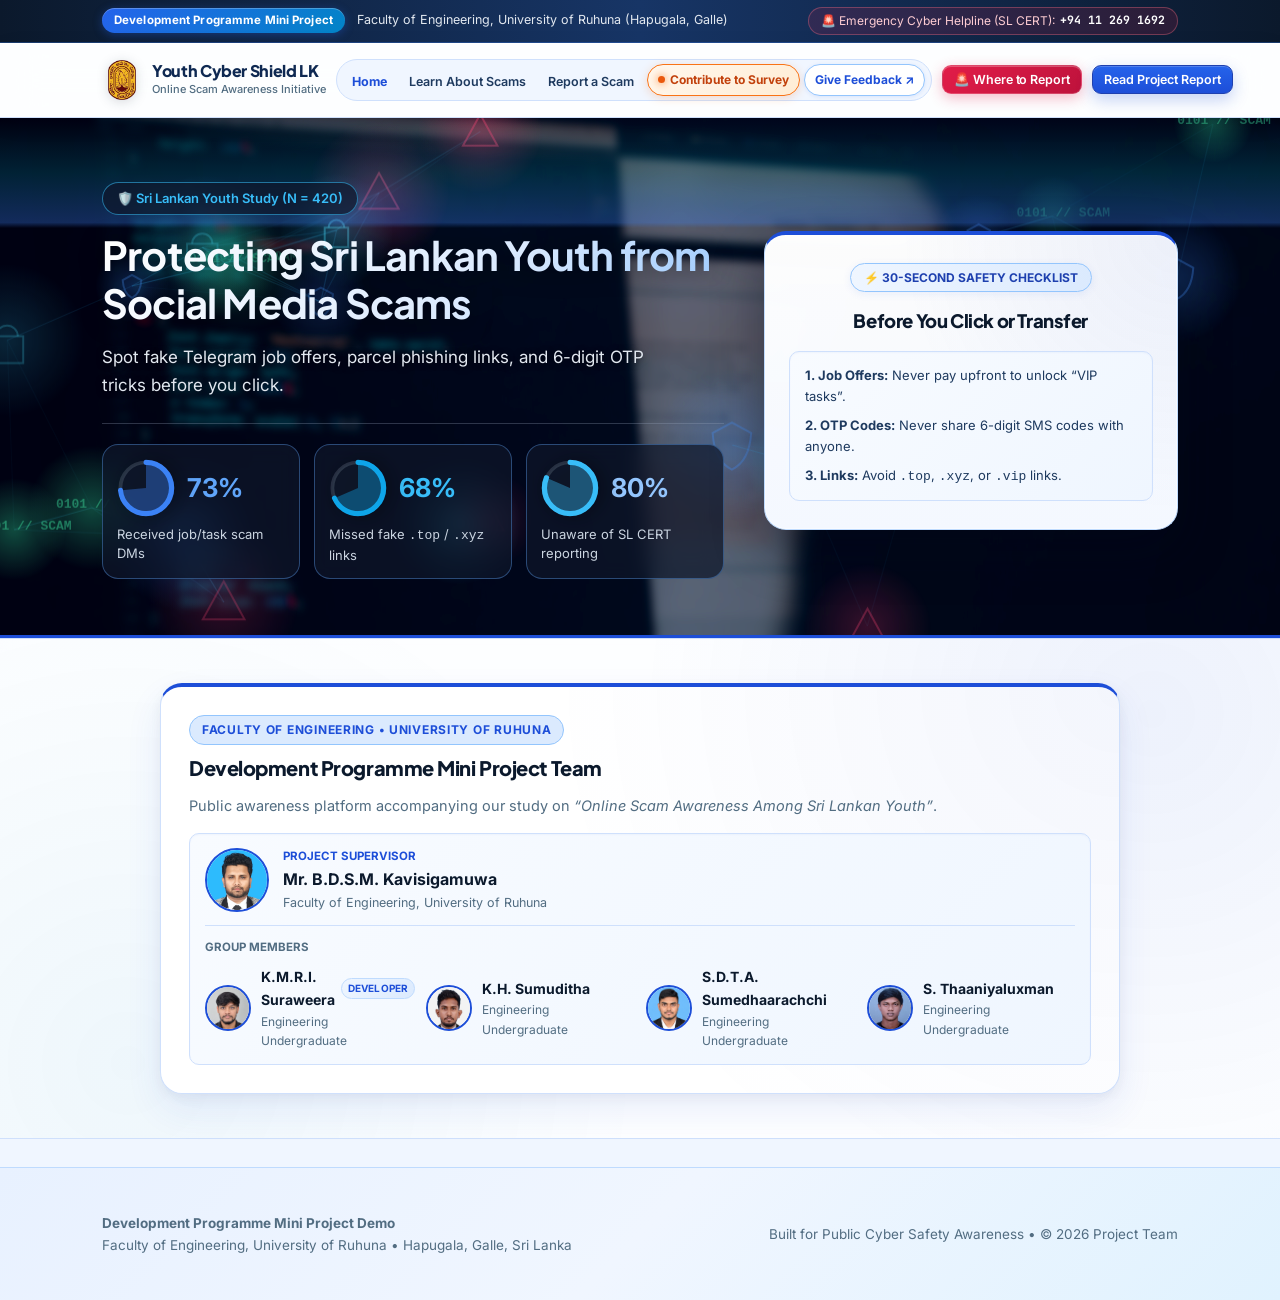
<file: index.html>
<!DOCTYPE html>
<html lang="en">
<head>
  <meta charset="UTF-8" />
  <meta name="viewport" content="width=device-width, initial-scale=1.0" />
  <title>Online Scam Awareness Among Sri Lankan Youth | University of Ruhuna</title>
  <meta name="description" content="Development Programme Mini Project Demo & Report — Faculty of Engineering, University of Ruhuna. A simple public awareness guide to spotting social media scams in Sri Lanka." />
  <link rel="icon" type="image/png" href="ruhuna-logo.png" />
  <link rel="stylesheet" href="styles.css?v=2.7" />
</head>
<body>

  <!-- ========================================================================
       1. TOP ACADEMIC PROJECT BAR
       ======================================================================== -->
  <div class="uni-top-bar">
    <div class="container uni-top-inner">
      <div>
        <span class="uni-badge-pill">Development Programme Mini Project</span>
        <span style="margin-left: 8px;">Faculty of Engineering, University of Ruhuna (Hapugala, Galle)</span>
      </div>
      <div>
        <button type="button" class="top-helpline-trigger" data-open-helpline title="Click to view all Sri Lankan emergency scam helplines">
          🚨 Emergency Cyber Helpline (SL CERT): <strong>+94 11 269 1692</strong>
        </button>
      </div>
    </div>
  </div>

  <!-- ========================================================================
       2. QUICK ACCESS NAVIGATION BAR (With Ruhuna Logo in Top-Left)
       ======================================================================== -->
  <header class="site-header">
    <div class="container header-inner">
      <a href="#top" class="brand-link">
        <img
          src="ruhuna-logo.png"
          alt="University of Ruhuna Logo"
          title="University of Ruhuna — Development Programme Mini Project"
          class="brand-logo"
        />
        <div>
          <div class="brand-title">Youth Cyber Shield LK</div>
          <div class="brand-subtitle">Online Scam Awareness Initiative</div>
        </div>
      </a>

      <ul class="nav-links">
        <li><a href="index.html" style="color: var(--primary); font-weight: 700;">Home</a></li>
        <li><a href="learn-scams.html">Learn About Scams</a></li>
        <li><a href="scams-community.html">Report a Scam</a></li>
        <li>
          <a
            href="https://forms.gle/JAWZWWdivyBygaiA6"
            target="_blank"
            rel="noopener noreferrer"
            class="nav-tab-survey"
            title="Support us by contributing to our Sri Lankan youth scam awareness survey (Google Form)"
          >
            <span class="survey-pulse-dot" aria-hidden="true"></span>
            <span>Contribute to Survey</span>
            <span class="survey-tab-badge">Support Us ↗</span>
          </a>
        </li>
        <li>
          <a
            href="https://forms.gle/RPinVV3Gnb6Fwx8o8"
            target="_blank"
            rel="noopener noreferrer"
            class="nav-tab-feedback"
            title="Share your feedback and suggestions to help us improve this website (Google Form)"
          >
            <span>Give Feedback ↗</span>
          </a>
        </li>
      </ul>

      <div class="nav-actions">
        <button type="button" class="btn btn-danger btn-sm" data-open-helpline style="display: inline-flex; align-items: center; gap: 5px;">
          🚨 Where to Report
        </button>
        <button type="button" class="btn btn-primary btn-sm" data-open-report>
          Read Project Report
        </button>
      </div>

      <!-- Mobile Hamburger Menu Button -->
      <button type="button" class="mobile-menu-toggle" id="mobile-menu-toggle" aria-label="Toggle navigation menu" aria-expanded="false">
        <span class="hamburger-bar"></span>
        <span class="hamburger-bar"></span>
        <span class="hamburger-bar"></span>
      </button>
    </div>

    <!-- Mobile Slide-Down Navigation Drawer -->
    <div class="mobile-nav-drawer" id="mobile-nav-drawer" aria-hidden="true">
      <div class="mobile-nav-content">
        <div class="mobile-nav-section-title">Navigation Menu</div>
        <ul class="mobile-nav-links">
          <li>
            <a href="index.html" class="mobile-nav-link active">
              <span class="mobile-nav-icon">🏠</span>
              <span>Home (Overview &amp; Findings)</span>
            </a>
          </li>
          <li>
            <a href="learn-scams.html" class="mobile-nav-link">
              <span class="mobile-nav-icon">🎓</span>
              <span>Learn About Scams (Lab &amp; Quiz)</span>
              <span class="mobile-nav-tag">Interactive</span>
            </a>
          </li>
          <li>
            <a href="scams-community.html" class="mobile-nav-link">
              <span class="mobile-nav-icon">📢</span>
              <span>Report a Scam</span>
              <span class="mobile-nav-tag">Live Feed</span>
            </a>
          </li>
          <li>
            <a href="https://forms.gle/JAWZWWdivyBygaiA6" target="_blank" rel="noopener noreferrer" class="mobile-nav-link mobile-nav-survey">
              <span class="mobile-nav-icon">📋</span>
              <span>Contribute to Survey</span>
              <span class="mobile-nav-tag" style="background: linear-gradient(135deg, #f97316, #ea580c); color: #fff;">Support Us ↗</span>
            </a>
          </li>
          <li>
            <a href="https://forms.gle/RPinVV3Gnb6Fwx8o8" target="_blank" rel="noopener noreferrer" class="mobile-nav-link">
              <span class="mobile-nav-icon">💬</span>
              <span>Give Feedback (Website Improvements)</span>
              <span class="mobile-nav-tag">Form ↗</span>
            </a>
          </li>
        </ul>

        <div class="mobile-nav-divider"></div>
        <div class="mobile-nav-section-title">Emergency &amp; Details</div>

        <div class="mobile-nav-actions">
          <button type="button" class="btn btn-danger btn-sm" data-open-helpline style="width: 100%; justify-content: center;">
            🚨 Emergency Helplines (SL CERT &amp; CID)
          </button>
          <button type="button" class="btn btn-primary btn-sm" data-open-report style="width: 100%; justify-content: center;">
            📄 Read Project Report &amp; Team Details
          </button>
        </div>

        <div class="mobile-nav-footer">
          Faculty of Engineering • University of Ruhuna<br />
          Development Programme Mini Project
        </div>
      </div>
    </div>
  </header>

  <!-- ========================================================================
       3. HERO SECTION (Clean & Concise)
       ======================================================================== -->
  <section class="hero-section" id="top">
    <div class="container hero-grid">
      <!-- Left Column: Main Awareness Pitch -->
      <div>
        <span class="hero-tag">
          🛡️ Sri Lankan Youth Study (N = 420)
        </span>
        <h1 class="hero-title">
          Protecting Sri Lankan Youth from Social Media Scams
        </h1>
        <p class="hero-lead">
          Spot fake Telegram job offers, parcel phishing links, and 6-digit OTP tricks before you click.
        </p>

        <div class="hero-stats-row">
          <div class="stat-item" data-pie-target="73" data-pie-color="#3b82f6">
            <div class="stat-pie-wrap">
              <svg class="stat-pie-svg" viewBox="0 0 36 36" aria-hidden="true">
                <circle class="stat-pie-bg" cx="18" cy="18" r="15.9155"></circle>
                <circle class="stat-pie-wedge" cx="18" cy="18" r="7.9577" stroke="#3b82f6" stroke-dasharray="0 100"></circle>
                <circle class="stat-pie-ring" cx="18" cy="18" r="15.9155" stroke="#3b82f6" stroke-dasharray="0 100"></circle>
              </svg>
              <strong class="stat-pie-num">73%</strong>
            </div>
            <span>Received job/task scam DMs</span>
          </div>

          <div class="stat-item" data-pie-target="68" data-pie-color="#0ea5e9">
            <div class="stat-pie-wrap">
              <svg class="stat-pie-svg" viewBox="0 0 36 36" aria-hidden="true">
                <circle class="stat-pie-bg" cx="18" cy="18" r="15.9155"></circle>
                <circle class="stat-pie-wedge" cx="18" cy="18" r="7.9577" stroke="#0ea5e9" stroke-dasharray="0 100"></circle>
                <circle class="stat-pie-ring" cx="18" cy="18" r="15.9155" stroke="#0ea5e9" stroke-dasharray="0 100"></circle>
              </svg>
              <strong class="stat-pie-num">68%</strong>
            </div>
            <span>Missed fake <code>.top</code> / <code>.xyz</code> links</span>
          </div>

          <div class="stat-item" data-pie-target="81" data-pie-color="#38bdf8">
            <div class="stat-pie-wrap">
              <svg class="stat-pie-svg" viewBox="0 0 36 36" aria-hidden="true">
                <circle class="stat-pie-bg" cx="18" cy="18" r="15.9155"></circle>
                <circle class="stat-pie-wedge" cx="18" cy="18" r="7.9577" stroke="#38bdf8" stroke-dasharray="0 100"></circle>
                <circle class="stat-pie-ring" cx="18" cy="18" r="15.9155" stroke="#38bdf8" stroke-dasharray="0 100"></circle>
              </svg>
              <strong class="stat-pie-num">81%</strong>
            </div>
            <span>Unaware of SL CERT reporting</span>
          </div>
        </div>
      </div>

      <!-- Right Column: Quick Golden Rules Snapshot Card -->
      <aside class="ruhuna-hero-card" aria-label="Quick Cyber Safety Summary">
        <span class="ruhuna-motto">⚡ 30-SECOND SAFETY CHECKLIST</span>
        <div>
          <h2>Before You Click or Transfer</h2>
        </div>

        <div class="ruhuna-meta-box">
          <div><strong>1. Job Offers:</strong> Never pay upfront to unlock “VIP tasks”.</div>
          <div><strong>2. OTP Codes:</strong> Never share 6-digit SMS codes with anyone.</div>
          <div><strong>3. Links:</strong> Avoid <code>.top</code>, <code>.xyz</code>, or <code>.vip</code> links.</div>
        </div>
      </aside>
    </div>
  </section>

  <!-- ========================================================================
       4. ABOUT OUR DEVELOPMENT PROGRAMME MINI PROJECT (University of Ruhuna)
       ======================================================================== -->
  <section class="section section-alt" id="about-project" style="padding-top: 44px; padding-bottom: 44px;">
    <div class="container">
      <div class="report-box" style="max-width: 960px; margin: 0 auto;">
        <div style="margin-bottom: 10px;">
          <span class="section-eyebrow" style="margin-bottom: 6px;">Faculty of Engineering • University of Ruhuna</span>
          <h2 style="font-size: 20px; font-weight: 800; color: var(--text-main);">
            Development Programme Mini Project Team
          </h2>
        </div>

        <p style="font-size: 14.5px; color: var(--text-muted); margin-bottom: 16px;">
          Public awareness platform accompanying our study on <em>“Online Scam Awareness Among Sri Lankan Youth”</em>.
        </p>

        <div class="ruhuna-meta-box" style="border: 1px solid var(--border-color); gap: 12px;">
          <div style="display: flex; align-items: center; gap: 14px; padding-bottom: 12px; border-bottom: 1px solid var(--border-color);">
            <img
              src="supervisor.jpg?v=2"
              alt="Mr. B.D.S.M. Kavisigamuwa — Project Supervisor"
              style="width: 64px; height: 64px; border-radius: 50%; object-fit: cover; object-position: center 25%; border: 2px solid var(--primary); flex-shrink: 0;"
            />
            <div>
              <div style="font-size: 11.5px; font-weight: 700; color: var(--primary); text-transform: uppercase;">
                Project Supervisor
              </div>
              <div style="font-size: 16px; font-weight: 700; color: var(--text-main);">
                Mr. B.D.S.M. Kavisigamuwa
              </div>
              <div style="font-size: 12.5px; color: var(--text-muted);">
                Faculty of Engineering, University of Ruhuna
              </div>
            </div>
          </div>

          <div>
            <div style="font-size: 11.5px; font-weight: 700; color: var(--text-muted); text-transform: uppercase; margin-bottom: 8px;">
              Group Members
            </div>
            <div style="display: grid; grid-template-columns: repeat(auto-fit, minmax(200px, 1fr)); gap: 12px;">
              <div style="display: flex; align-items: center; gap: 10px;">
                <img
                  src="suraweera.jpg"
                  alt="K.M.R.I. Suraweera"
                  style="width: 46px; height: 46px; border-radius: 50%; object-fit: cover; object-position: center 20%; border: 2px solid var(--primary); flex-shrink: 0;"
                />
                <div>
                  <div style="display: flex; align-items: center; gap: 6px;">
                    <span style="font-size: 14px; font-weight: 700; color: var(--text-main);">K.M.R.I. Suraweera</span>
                    <span class="scam-badge badge-blue" style="font-size: 10px; font-weight: 700; padding: 1px 6px; text-transform: uppercase;">Developer</span>
                  </div>
                  <div style="font-size: 12px; color: var(--text-muted);">Engineering Undergraduate</div>
                </div>
              </div>

              <div style="display: flex; align-items: center; gap: 10px;">
                <img
                  src="sumuditha.jpg"
                  alt="K.H. Sumuditha"
                  style="width: 46px; height: 46px; border-radius: 50%; object-fit: cover; object-position: center 20%; border: 2px solid var(--primary); flex-shrink: 0;"
                />
                <div>
                  <div style="font-size: 14px; font-weight: 700; color: var(--text-main);">K.H. Sumuditha</div>
                  <div style="font-size: 12px; color: var(--text-muted);">Engineering Undergraduate</div>
                </div>
              </div>

              <div style="display: flex; align-items: center; gap: 10px;">
                <img
                  src="sumedhaarachchi.jpg"
                  alt="S.D.T.A. Sumedhaarachchi"
                  style="width: 46px; height: 46px; border-radius: 50%; object-fit: cover; object-position: center 20%; border: 2px solid var(--primary); flex-shrink: 0;"
                />
                <div>
                  <div style="font-size: 14px; font-weight: 700; color: var(--text-main);">S.D.T.A. Sumedhaarachchi</div>
                  <div style="font-size: 12px; color: var(--text-muted);">Engineering Undergraduate</div>
                </div>
              </div>

              <div style="display: flex; align-items: center; gap: 10px;">
                <img
                  src="thaaniyaluxman.jpg"
                  alt="S. Thaaniyaluxman"
                  style="width: 46px; height: 46px; border-radius: 50%; object-fit: cover; object-position: center 20%; border: 2px solid var(--primary); flex-shrink: 0;"
                />
                <div>
                  <div style="font-size: 14px; font-weight: 700; color: var(--text-main);">S. Thaaniyaluxman</div>
                  <div style="font-size: 12px; color: var(--text-muted);">Engineering Undergraduate</div>
                </div>
              </div>
            </div>
          </div>
        </div>
      </div>
    </div>
  </section>

  <!-- ========================================================================
       7. CLEAN LIGHT FOOTER
       ======================================================================== -->
  <footer class="site-footer">
    <div class="container footer-inner">
      <div class="footer-note">
        <strong>Development Programme Mini Project Demo</strong><br />
        Faculty of Engineering, University of Ruhuna • Hapugala, Galle, Sri Lanka
      </div>

      <div class="footer-note">
        Built for Public Cyber Safety Awareness • © 2026 Project Team
      </div>
    </div>
  </footer>

  <!-- ========================================================================
       11. PROJECT REPORT SUMMARY MODAL
       ======================================================================== -->
  <div class="modal-backdrop" id="report-modal" role="dialog" aria-modal="true" aria-labelledby="report-modal-title">
    <div class="modal-card">
      <div class="modal-head">
        <div>
          <div style="font-size: 12px; font-weight: 700; color: var(--ruhuna-maroon); text-transform: uppercase;">
            University of Ruhuna • Faculty of Engineering
          </div>
          <h3 id="report-modal-title" style="font-size: 18px; font-weight: 700; color: var(--text-main);">
            Development Programme Mini Project Report Summary
          </h3>
        </div>
        <button type="button" class="btn btn-outline btn-sm" id="close-report-modal">Close ✕</button>
      </div>

      <div class="modal-body">
        <div style="background: var(--bg-subtle); padding: 16px; border-radius: var(--radius-sm); border: 1px solid var(--border-color);">
          <div style="font-size: 12px; font-weight: 700; color: var(--text-muted); text-transform: uppercase; margin-bottom: 4px;">
            Project Title
          </div>
          <div style="font-size: 16px; font-weight: 700; color: var(--text-main); margin-bottom: 12px;">
            Online Scam Awareness Among Sri Lankan Youth: Survey Analysis &amp; Preventive Web Platform
          </div>
          <div style="display: flex; align-items: center; gap: 12px; padding-top: 10px; border-top: 1px solid var(--border-color);">
            <img
              src="supervisor.jpg?v=2"
              alt="Mr. B.D.S.M. Kavisigamuwa"
              style="width: 52px; height: 52px; border-radius: 50%; object-fit: cover; object-position: center 25%; border: 2px solid var(--primary); flex-shrink: 0;"
            />
            <div style="font-size: 13.5px; color: var(--text-body);">
              <strong>Project Supervisor:</strong> Mr. B.D.S.M. Kavisigamuwa<br />
              <strong>Group Members:</strong> K.M.R.I. Suraweera (Developer), K.H. Sumuditha, S.D.T.A. Sumedhaarachchi, S. Thaaniyaluxman
            </div>
          </div>
          <div style="display: flex; align-items: center; flex-wrap: wrap; gap: 10px; margin-top: 10px; padding-top: 10px; border-top: 1px dashed var(--border-color);">
            <img
              src="suraweera.jpg"
              alt="K.M.R.I. Suraweera (Developer)"
              style="width: 40px; height: 40px; border-radius: 50%; object-fit: cover; object-position: center 20%; border: 2px solid var(--primary); flex-shrink: 0;"
            />
            <span style="font-size: 13px; font-weight: 600; color: var(--text-main);">K.M.R.I. Suraweera <small style="color: var(--primary); font-weight: 700;">(Developer)</small></span>
            <span style="color: var(--border-color);">•</span>
            <img
              src="sumuditha.jpg"
              alt="K.H. Sumuditha"
              style="width: 40px; height: 40px; border-radius: 50%; object-fit: cover; object-position: center 20%; border: 2px solid var(--primary); flex-shrink: 0;"
            />
            <span style="font-size: 13px; font-weight: 600; color: var(--text-main);">K.H. Sumuditha</span>
            <span style="color: var(--border-color);">•</span>
            <img
              src="sumedhaarachchi.jpg"
              alt="S.D.T.A. Sumedhaarachchi"
              style="width: 40px; height: 40px; border-radius: 50%; object-fit: cover; object-position: center 20%; border: 2px solid var(--primary); flex-shrink: 0;"
            />
            <span style="font-size: 13px; font-weight: 600; color: var(--text-main);">S.D.T.A. Sumedhaarachchi</span>
            <span style="color: var(--border-color);">•</span>
            <img
              src="thaaniyaluxman.jpg"
              alt="S. Thaaniyaluxman"
              style="width: 40px; height: 40px; border-radius: 50%; object-fit: cover; object-position: center 20%; border: 2px solid var(--primary); flex-shrink: 0;"
            />
            <span style="font-size: 13px; font-weight: 600; color: var(--text-main);">S. Thaaniyaluxman</span>
          </div>
        </div>

        <div>
          <h4 style="font-size: 15px; font-weight: 700; color: var(--text-main); margin-bottom: 6px;">1. Executive Summary</h4>
          <p style="font-size: 14px; color: var(--text-body);">
            Our survey of <strong>N = 420</strong> Sri Lankan youth (aged 16–26) found that while social media is used daily, <strong>68.4%</strong> struggle to spot fake domains (<code>.top</code>, <code>.xyz</code>) and <strong>81.0%</strong> are unaware of how to report scams to Sri Lanka CERT|CC.
          </p>
        </div>

        <div>
          <h4 style="font-size: 15px; font-weight: 700; color: var(--text-main); margin-bottom: 6px;">2. Key Survey Takeaways (N = 420)</h4>
          <ul style="padding-left: 20px; font-size: 14px; color: var(--text-body); display: flex; flex-direction: column; gap: 6px;">
            <li><strong>73.1%</strong> received WhatsApp/Telegram part-time job scam messages.</li>
            <li><strong>42.0%</strong> of financial losses came from “VIP Prepaid Task” traps.</li>
            <li><strong>68.4%</strong> missed fake courier/bank links vs. official <code>.lk</code> sites.</li>
          </ul>
        </div>
      </div>
    </div>
  </div>

  <!-- ========================================================================
       9. EMERGENCY SCAM HELPLINES POPUP MODAL (Quick Access)
       ======================================================================== -->
  <div class="modal-backdrop" id="helpline-modal" role="dialog" aria-modal="true" aria-labelledby="helpline-modal-title">
    <div class="modal-card" style="border-top: 4px solid #e11d48; max-width: 640px;">
      <div class="modal-head" style="border-bottom: 1px solid var(--border-color); padding-bottom: 14px;">
        <div>
          <div style="font-size: 12px; font-weight: 700; color: #e11d48; text-transform: uppercase; letter-spacing: 0.5px;">
            🚨 Emergency Assistance • Sri Lanka
          </div>
          <h3 id="helpline-modal-title" style="font-size: 20px; font-weight: 700; color: var(--text-main);">
            Where to Report Scams in Sri Lanka
          </h3>
        </div>
        <button type="button" class="btn btn-outline btn-sm" id="close-helpline-modal">Close ✕</button>
      </div>

      <div class="modal-body" style="display: flex; flex-direction: column; gap: 14px; padding: 22px;">
        <ul class="helpline-list" style="margin: 0;">
          <li class="helpline-item">
            <div>
              <strong style="color: var(--text-main); font-size: 15px;">Sri Lanka CERT|CC (National Cyber Security Center)</strong>
              <span style="display: block; font-size: 13.5px; color: var(--text-muted); margin-top: 3px;">
                Hotline: <strong>+94 11 269 1692</strong> • Email: <a href="mailto:report@cert.gov.lk" style="color: var(--primary);">report@cert.gov.lk</a>
              </span>
            </div>
            <button type="button" class="btn btn-outline btn-sm" data-copy="+94 11 269 1692">
              Copy
            </button>
          </li>
          <li class="helpline-item">
            <div>
              <strong style="color: var(--text-main); font-size: 15px;">CID Cyber Crime Division (Sri Lanka Police)</strong>
              <span style="display: block; font-size: 13.5px; color: var(--text-muted); margin-top: 3px;">
                Tel: <strong>011-2422176</strong> • Police Emergency: <strong>119</strong>
              </span>
            </div>
            <span class="scam-badge badge-red">24/7 Police</span>
          </li>
          <li class="helpline-item">
            <div>
              <strong style="color: var(--text-main); font-size: 15px;">Your Bank’s 24/7 Fraud &amp; Card Hotline</strong>
              <span style="display: block; font-size: 13.5px; color: var(--text-muted); margin-top: 3px;">
                Call the number on the back of your bank card immediately to freeze transfers.
              </span>
            </div>
            <span class="scam-badge badge-amber">Urgent</span>
          </li>
        </ul>

        <div style="background: var(--bg-subtle); padding: 12px 14px; border-radius: var(--radius-sm); border: 1px solid var(--border-color); font-size: 13px; color: var(--text-body);">
          💡 <strong>Tip:</strong> Save screenshots of messages, receipts, and phone numbers before blocking the scammer.
        </div>
      </div>
    </div>
  </div>

  <!-- ========================================================================
       MOBILE FIXED BOTTOM NAVIGATION BAR (Thumb Friendly)
       ======================================================================== -->
  <nav class="mobile-bottom-bar" aria-label="Mobile Quick Navigation">
    <a href="index.html" class="mobile-tab-item active">
      <span class="tab-icon">🏠</span>
      <span class="tab-label">Home</span>
    </a>
    <a href="learn-scams.html" class="mobile-tab-item">
      <span class="tab-icon">🎓</span>
      <span class="tab-label">Learn</span>
    </a>
    <a href="scams-community.html" class="mobile-tab-item">
      <span class="tab-icon">📢</span>
      <span class="tab-label">Alerts</span>
    </a>
    <a href="https://forms.gle/JAWZWWdivyBygaiA6" target="_blank" rel="noopener noreferrer" class="mobile-tab-item survey-tab" title="Contribute to Survey">
      <span class="tab-icon">📋</span>
      <span class="tab-label">Survey</span>
    </a>
    <button type="button" class="mobile-tab-item helpline-tab" data-open-helpline>
      <span class="tab-icon">🚨</span>
      <span class="tab-label">Report</span>
    </button>
  </nav>

  <script src="app.js?v=2.5"></script>
</body>
</html>
</file>
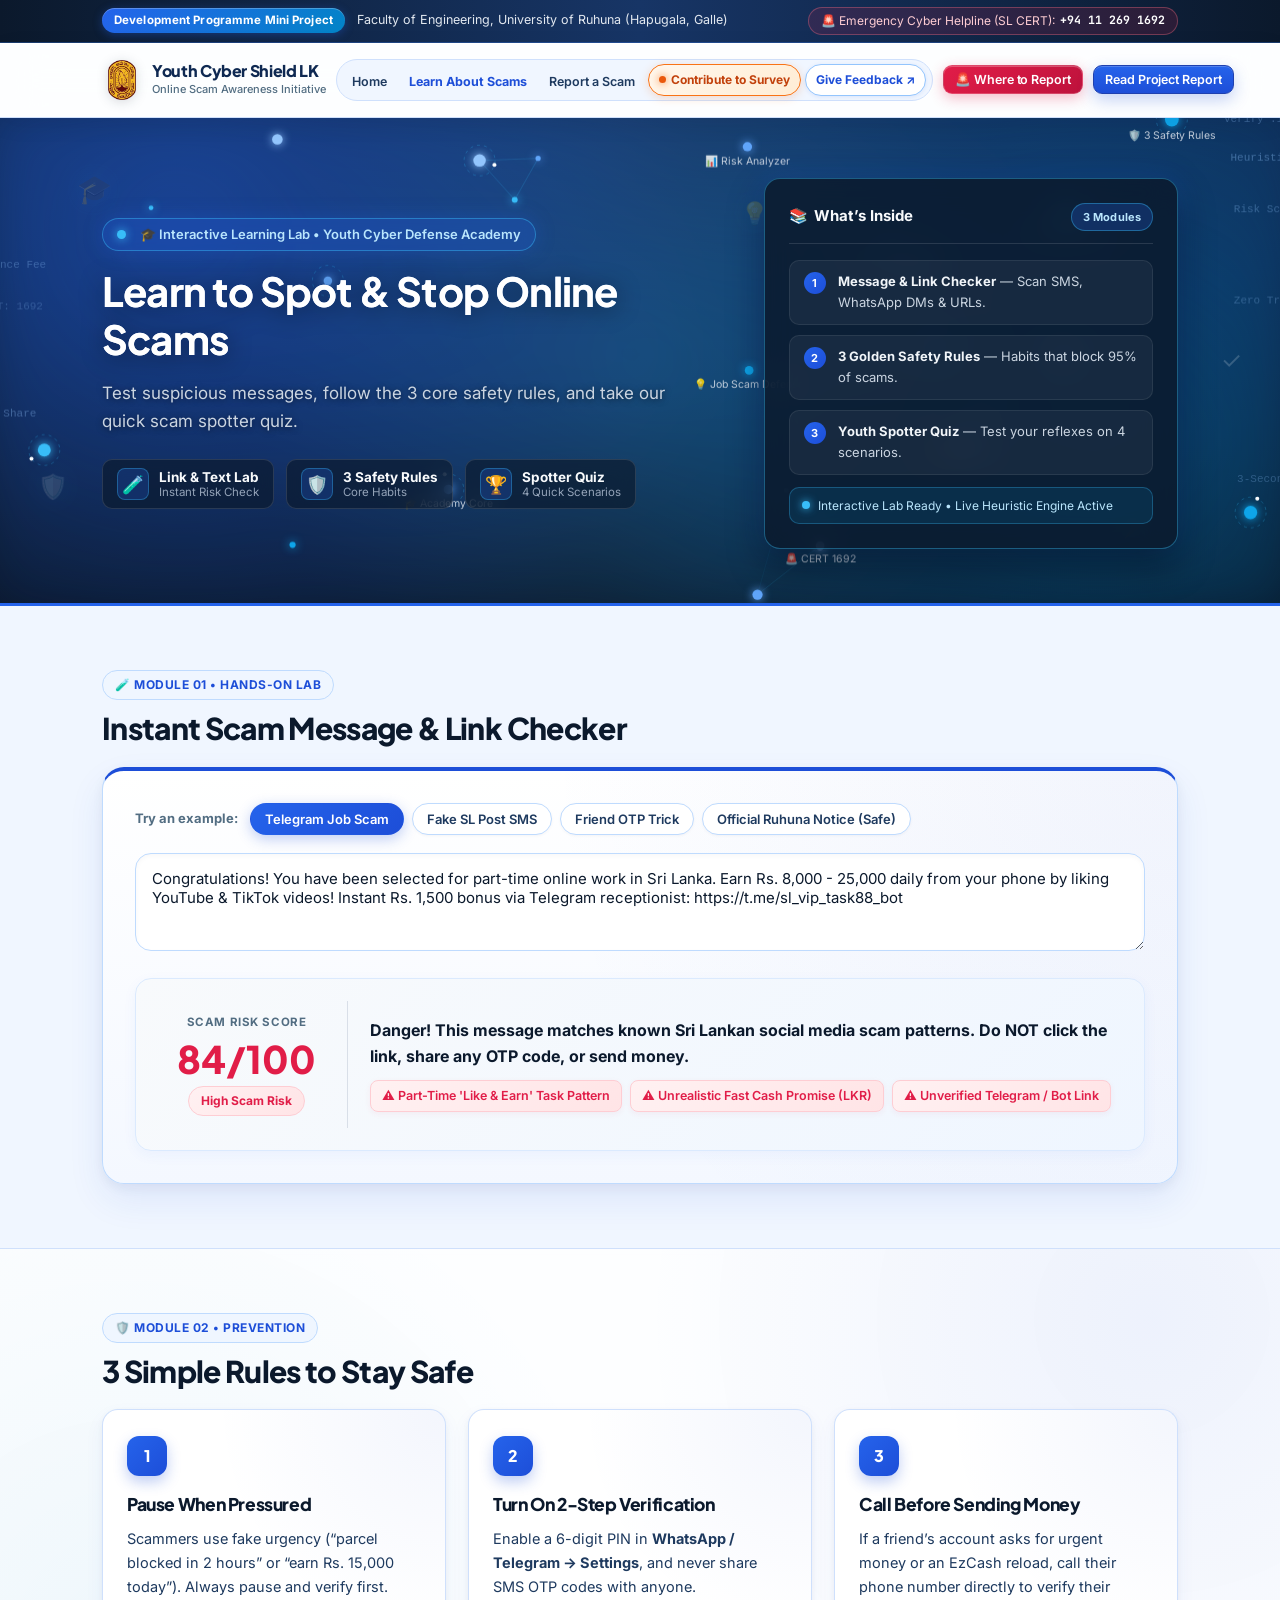
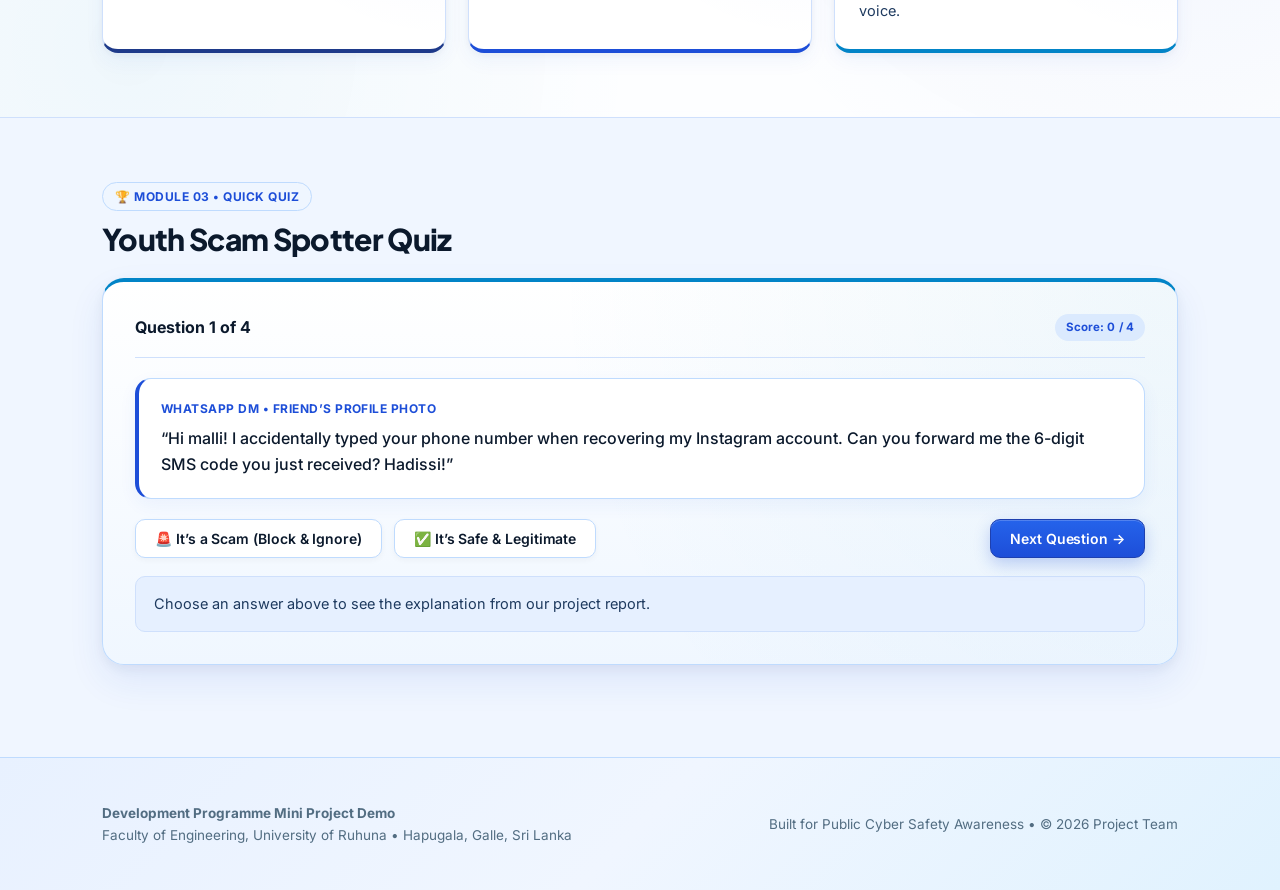
<file: learn-scams.html>
<!DOCTYPE html>
<html lang="en">
<head>
  <meta charset="UTF-8" />
  <meta name="viewport" content="width=device-width, initial-scale=1.0" />
  <title>Learn About Scams &amp; Cyber Defense | Youth Cyber Shield LK - University of Ruhuna</title>
  <meta name="description" content="Interactive Cyber Safety Learning Hub: Instant Message & Link Checker, 3 Rules of Social Media Safety, and Youth Scam Spotter Quiz. Faculty of Engineering, University of Ruhuna." />
  <link rel="icon" type="image/png" href="ruhuna-logo.png" />
  <link rel="stylesheet" href="styles.css?v=2.7" />
</head>
<body>
  <!-- ========================================================================
       1. TOP ACADEMIC PROJECT BAR
       ======================================================================== -->
  <div class="uni-top-bar">
    <div class="container uni-top-inner">
      <div>
        <span class="uni-badge-pill">Development Programme Mini Project</span>
        <span style="margin-left: 8px;">Faculty of Engineering, University of Ruhuna (Hapugala, Galle)</span>
      </div>
      <div>
        <button type="button" class="top-helpline-trigger" data-open-helpline title="Click to view all Sri Lankan emergency scam helplines">
          🚨 Emergency Cyber Helpline (SL CERT): <strong>+94 11 269 1692</strong>
        </button>
      </div>
    </div>
  </div>

  <!-- ========================================================================
       2. QUICK ACCESS NAVIGATION BAR (With Ruhuna Logo in Top-Left)
       ======================================================================== -->
  <header class="site-header">
    <div class="container header-inner">
      <a href="index.html" class="brand-link" aria-label="Youth Cyber Shield LK Home">
        <img
          src="ruhuna-logo.png"
          alt="University of Ruhuna Logo"
          title="University of Ruhuna — Development Programme Mini Project"
          class="brand-logo"
        />
        <div>
          <div class="brand-title">Youth Cyber Shield LK</div>
          <div class="brand-subtitle">Online Scam Awareness Initiative</div>
        </div>
      </a>

      <ul class="nav-links">
        <li><a href="index.html">Home</a></li>
        <li><a href="learn-scams.html" style="color: var(--primary); font-weight: 700;">Learn About Scams</a></li>
        <li><a href="scams-community.html">Report a Scam</a></li>
        <li>
          <a
            href="https://forms.gle/JAWZWWdivyBygaiA6"
            target="_blank"
            rel="noopener noreferrer"
            class="nav-tab-survey"
            title="Support us by contributing to our Sri Lankan youth scam awareness survey (Google Form)"
          >
            <span class="survey-pulse-dot" aria-hidden="true"></span>
            <span>Contribute to Survey</span>
            <span class="survey-tab-badge">Support Us ↗</span>
          </a>
        </li>
        <li>
          <a
            href="https://forms.gle/RPinVV3Gnb6Fwx8o8"
            target="_blank"
            rel="noopener noreferrer"
            class="nav-tab-feedback"
            title="Share your feedback and suggestions to help us improve this website (Google Form)"
          >
            <span>Give Feedback ↗</span>
          </a>
        </li>
      </ul>

      <div class="nav-actions">
        <button type="button" class="btn btn-danger btn-sm" data-open-helpline style="display: inline-flex; align-items: center; gap: 5px;">
          🚨 Where to Report
        </button>
        <button type="button" class="btn btn-primary btn-sm" data-open-report>
          Read Project Report
        </button>
      </div>

      <!-- Mobile Hamburger Menu Button -->
      <button type="button" class="mobile-menu-toggle" id="mobile-menu-toggle" aria-label="Toggle navigation menu" aria-expanded="false">
        <span class="hamburger-bar"></span>
        <span class="hamburger-bar"></span>
        <span class="hamburger-bar"></span>
      </button>
    </div>

    <!-- Mobile Slide-Down Navigation Drawer -->
    <div class="mobile-nav-drawer" id="mobile-nav-drawer" aria-hidden="true">
      <div class="mobile-nav-content">
        <div class="mobile-nav-section-title">Navigation Menu</div>
        <ul class="mobile-nav-links">
          <li>
            <a href="index.html" class="mobile-nav-link">
              <span class="mobile-nav-icon">🏠</span>
              <span>Home (Overview &amp; Findings)</span>
            </a>
          </li>
          <li>
            <a href="learn-scams.html" class="mobile-nav-link active">
              <span class="mobile-nav-icon">🎓</span>
              <span>Learn About Scams (Lab &amp; Quiz)</span>
              <span class="mobile-nav-tag">Interactive</span>
            </a>
          </li>
          <li>
            <a href="scams-community.html" class="mobile-nav-link">
              <span class="mobile-nav-icon">📢</span>
              <span>Report a Scam</span>
              <span class="mobile-nav-tag">Live Feed</span>
            </a>
          </li>
          <li>
            <a href="https://forms.gle/JAWZWWdivyBygaiA6" target="_blank" rel="noopener noreferrer" class="mobile-nav-link mobile-nav-survey">
              <span class="mobile-nav-icon">📋</span>
              <span>Contribute to Survey</span>
              <span class="mobile-nav-tag" style="background: linear-gradient(135deg, #f97316, #ea580c); color: #fff;">Support Us ↗</span>
            </a>
          </li>
          <li>
            <a href="https://forms.gle/RPinVV3Gnb6Fwx8o8" target="_blank" rel="noopener noreferrer" class="mobile-nav-link">
              <span class="mobile-nav-icon">💬</span>
              <span>Give Feedback (Website Improvements)</span>
              <span class="mobile-nav-tag">Form ↗</span>
            </a>
          </li>
        </ul>

        <div class="mobile-nav-divider"></div>
        <div class="mobile-nav-section-title">Emergency &amp; Details</div>

        <div class="mobile-nav-actions">
          <button type="button" class="btn btn-danger btn-sm" data-open-helpline style="width: 100%; justify-content: center;">
            🚨 Emergency Helplines (SL CERT &amp; CID)
          </button>
          <button type="button" class="btn btn-primary btn-sm" data-open-report style="width: 100%; justify-content: center;">
            📄 Read Project Report &amp; Team Details
          </button>
        </div>

        <div class="mobile-nav-footer">
          Faculty of Engineering • University of Ruhuna<br />
          Development Programme Mini Project
        </div>
      </div>
    </div>
  </header>

  <!-- ========================================================================
       3. LEARNING THEME HERO BANNER (Interactive Academy & Lab)
       ======================================================================== -->
  <section class="learning-hero-banner" id="top">
    <!-- Interactive Canvas Visualizing Cyber Knowledge Synapses & Heuristic Defense -->
    <canvas class="learning-hero-canvas" id="learning-academy-canvas" aria-hidden="true"></canvas>

    <!-- Floating Ambient Academic Shapes -->
    <div class="learning-floating-shapes" aria-hidden="true">
      <span class="learning-float-icon icon-1">🎓</span>
      <span class="learning-float-icon icon-2">🛡️</span>
      <span class="learning-float-icon icon-3">💡</span>
      <span class="learning-float-icon icon-4">⚡</span>
      <span class="learning-float-icon icon-5">✓</span>
    </div>

    <div class="container hero-grid">
      <!-- Left Column: Learning Overview -->
      <div>
        <span class="hero-tag learning-badge-glow" style="background: rgba(37, 99, 235, 0.25); border-color: rgba(56, 189, 248, 0.45); color: #bae6fd;">
          <span class="live-pulse-dot" style="background-color: #38bdf8; box-shadow: 0 0 10px #38bdf8;"></span>
          <span id="learning-live-ticker">🎓 Interactive Learning Lab • Youth Cyber Defense Academy</span>
        </span>
        <h1 class="hero-title" style="color: #ffffff;">
          Learn to Spot &amp; Stop Online Scams
        </h1>
        <p class="hero-lead" style="color: #cbd5e1;">
          Test suspicious messages, follow the 3 core safety rules, and take our quick scam spotter quiz.
        </p>

        <!-- Animated Learning Metrics Row -->
        <div class="learning-metrics-row">
          <div class="learning-metric-card">
            <span class="metric-icon">🧪</span>
            <div>
              <div class="metric-val">Link &amp; Text Lab</div>
              <div class="metric-lbl">Instant Risk Check</div>
            </div>
          </div>
          <div class="learning-metric-card">
            <span class="metric-icon">🛡️</span>
            <div>
              <div class="metric-val">3 Safety Rules</div>
              <div class="metric-lbl">Core Habits</div>
            </div>
          </div>
          <div class="learning-metric-card">
            <span class="metric-icon">🏆</span>
            <div>
              <div class="metric-val">Spotter Quiz</div>
              <div class="metric-lbl">4 Quick Scenarios</div>
            </div>
          </div>
        </div>
      </div>

      <!-- Right Column: Interactive Curriculum Card -->
      <aside class="learning-curriculum-card" aria-label="Interactive Curriculum Overview">
        <div style="display: flex; align-items: center; justify-content: space-between; padding-bottom: 12px; border-bottom: 1px solid rgba(255, 255, 255, 0.12);">
          <div style="font-weight: 700; font-size: 15px; color: #f8fafc; display: flex; align-items: center; gap: 6px;">
            <span>📚</span>
            <span>What’s Inside</span>
          </div>
          <span class="scam-badge" style="background: rgba(37, 99, 235, 0.25); color: #bae6fd; border: 1px solid rgba(56, 189, 248, 0.4); font-size: 11px;">
            3 Modules
          </span>
        </div>

        <div class="curriculum-list" style="margin-bottom: 12px;">
          <div class="curriculum-item">
            <span class="curriculum-step-badge">1</span>
            <div>
              <strong style="color: #f1f5f9;">Message &amp; Link Checker</strong> — Scan SMS, WhatsApp DMs &amp; URLs.
            </div>
          </div>

          <div class="curriculum-item">
            <span class="curriculum-step-badge">2</span>
            <div>
              <strong style="color: #f1f5f9;">3 Golden Safety Rules</strong> — Habits that block 95% of scams.
            </div>
          </div>

          <div class="curriculum-item">
            <span class="curriculum-step-badge">3</span>
            <div>
              <strong style="color: #f1f5f9;">Youth Spotter Quiz</strong> — Test your reflexes on 4 scenarios.
            </div>
          </div>
        </div>

        <!-- Interactive Lab Radar Status Indicator -->
        <div class="curriculum-radar-bar" style="margin-bottom: 0;">
          <span class="radar-dot-pulse"></span>
          <span class="radar-text">Interactive Lab Ready • Live Heuristic Engine Active</span>
        </div>
      </aside>
    </div>
  </section>

  <!-- ========================================================================
       4. MODULE 01: INTERACTIVE SCAM MESSAGE & LINK CHECKER (Demo Tool)
       ======================================================================== -->
  <section class="section" id="checker">
    <div class="container">
      <div class="section-header" style="margin-bottom: 20px;">
        <span class="learning-badge-tag">🧪 Module 01 • Hands-on Lab</span>
        <h2 class="section-title" style="margin-bottom: 4px;">Instant Scam Message &amp; Link Checker</h2>
      </div>

      <div class="checker-card">
        <div class="preset-row" id="scanner-presets">
          <span class="preset-label">Try an example:</span>
          <button type="button" class="preset-chip" data-preset="telegram" data-active>Telegram Job Scam</button>
          <button type="button" class="preset-chip" data-preset="slpost">Fake SL Post SMS</button>
          <button type="button" class="preset-chip" data-preset="whatsapp_otp">Friend OTP Trick</button>
          <button type="button" class="preset-chip" data-preset="safe_uni">Official Ruhuna Notice (Safe)</button>
        </div>

        <textarea id="scanner-input" class="checker-textarea" aria-label="Paste message or link to check">Congratulations! You have been selected for part-time online work in Sri Lanka. Earn Rs. 8,000 - 25,000 daily from your phone by liking YouTube & TikTok videos! Instant Rs. 1,500 bonus via Telegram receptionist: https://t.me/sl_vip_task88_bot</textarea>

        <div class="checker-result" id="scanner-output">
          <div class="score-box">
            <div class="score-label">Scam Risk Score</div>
            <div class="score-number" id="risk-score-number" style="color: var(--danger-text);">94/100</div>
            <span class="score-verdict badge-red" id="risk-verdict-label">High Scam Risk</span>
          </div>

          <div>
            <div style="font-weight: 700; font-size: 16px; color: var(--text-main);" id="risk-summary-text">
              Warning: This looks like a classic Telegram/WhatsApp “Part-Time Task” scam targeting Sri Lankan students.
            </div>
            <div class="flags-list" id="risk-flags-container">
              <!-- Populated by app.js -->
            </div>
          </div>
        </div>
      </div>
    </div>
  </section>

  <!-- ========================================================================
       5. MODULE 02: SIMPLE 3-STEP SAFETY GUIDE FOR YOUTH
       ======================================================================== -->
  <section class="section section-alt" id="safety-steps">
    <div class="container">
      <div class="section-header" style="margin-bottom: 20px;">
        <span class="learning-badge-tag">🛡️ Module 02 • Prevention</span>
        <h2 class="section-title" style="margin-bottom: 4px;">3 Simple Rules to Stay Safe</h2>
      </div>

      <div class="steps-grid">
        <div class="step-card">
          <span class="step-number">1</span>
          <h3>Pause When Pressured</h3>
          <p>
            Scammers use fake urgency (“parcel blocked in 2 hours” or “earn Rs. 15,000 today”). Always pause and verify first.
          </p>
        </div>

        <div class="step-card">
          <span class="step-number">2</span>
          <h3>Turn On 2-Step Verification</h3>
          <p>
            Enable a 6-digit PIN in <strong>WhatsApp / Telegram → Settings</strong>, and never share SMS OTP codes with anyone.
          </p>
        </div>

        <div class="step-card">
          <span class="step-number">3</span>
          <h3>Call Before Sending Money</h3>
          <p>
            If a friend’s account asks for urgent money or an EzCash reload, call their phone number directly to verify their voice.
          </p>
        </div>
      </div>
    </div>
  </section>

  <!-- ========================================================================
       6. MODULE 03: QUICK 4-QUESTION YOUTH AWARENESS QUIZ
       ======================================================================== -->
  <section class="section" id="quiz">
    <div class="container">
      <div class="section-header" style="margin-bottom: 20px;">
        <span class="learning-badge-tag">🏆 Module 03 • Quick Quiz</span>
        <h2 class="section-title" style="margin-bottom: 4px;">Youth Scam Spotter Quiz</h2>
      </div>

      <div class="quiz-card">
        <div class="quiz-top-bar">
          <span style="font-weight: 700; color: var(--text-main);" id="quiz-progress-label">Question 1 of 4</span>
          <span class="scam-badge" style="background: var(--primary-light); color: var(--primary);" id="quiz-score-badge">
            Score: 0 / 4
          </span>
        </div>

        <div class="quiz-message-box">
          <div class="quiz-sender" id="quiz-channel-tag">WHATSAPP DM • FRIEND’S PROFILE PHOTO</div>
          <div class="quiz-text" id="quiz-message-text">
            “Hi malli! I accidentally typed your phone number when recovering my Instagram account. Can you forward me the 6-digit SMS code you just received? Hadissi!”
          </div>
        </div>

        <div class="quiz-btn-row">
          <button type="button" class="btn btn-outline" data-quiz-answer="scam">
            🚨 It’s a Scam (Block &amp; Ignore)
          </button>
          <button type="button" class="btn btn-outline" data-quiz-answer="safe">
            ✅ It’s Safe &amp; Legitimate
          </button>
          <button type="button" class="btn btn-primary" id="quiz-next-btn" style="margin-left: auto;">
            Next Question →
          </button>
        </div>

        <div class="quiz-feedback-banner" id="quiz-feedback-box">
          Choose an answer above to check if it is a scam or safe.
        </div>
      </div>
    </div>
  </section>

  <!-- ========================================================================
       8. CLEAN LIGHT FOOTER
       ======================================================================== -->
  <footer class="site-footer">
    <div class="container footer-inner">
      <div class="footer-note">
        <strong>Development Programme Mini Project Demo</strong><br />
        Faculty of Engineering, University of Ruhuna • Hapugala, Galle, Sri Lanka
      </div>

      <div class="footer-note">
        Built for Public Cyber Safety Awareness • © 2026 Project Team
      </div>
    </div>
  </footer>

  <!-- ========================================================================
       9. PROJECT REPORT SUMMARY MODAL
       ======================================================================== -->
  <div class="modal-backdrop" id="report-modal" role="dialog" aria-modal="true" aria-labelledby="report-modal-title">
    <div class="modal-card">
      <div class="modal-head">
        <div>
          <div style="font-size: 12px; font-weight: 700; color: var(--ruhuna-maroon); text-transform: uppercase;">
            University of Ruhuna • Faculty of Engineering
          </div>
          <h3 id="report-modal-title" style="font-size: 18px; font-weight: 700; color: var(--text-main);">
            Development Programme Mini Project Report Summary
          </h3>
        </div>
        <button type="button" class="btn btn-outline btn-sm" id="close-report-modal">Close ✕</button>
      </div>

      <div class="modal-body">
        <div style="background: var(--bg-subtle); padding: 16px; border-radius: var(--radius-sm); border: 1px solid var(--border-color);">
          <div style="font-size: 12px; font-weight: 700; color: var(--text-muted); text-transform: uppercase; margin-bottom: 4px;">
            Project Title
          </div>
          <div style="font-size: 16px; font-weight: 700; color: var(--text-main); margin-bottom: 12px;">
            Online Scam Awareness Among Sri Lankan Youth: Survey Analysis &amp; Preventive Web Platform
          </div>
          <div style="display: flex; align-items: center; gap: 12px; padding-top: 10px; border-top: 1px solid var(--border-color);">
            <img
              src="supervisor.jpg?v=2"
              alt="Mr. B.D.S.M. Kavisigamuwa"
              style="width: 52px; height: 52px; border-radius: 50%; object-fit: cover; object-position: center 25%; border: 2px solid var(--primary); flex-shrink: 0;"
            />
            <div style="font-size: 13.5px; color: var(--text-body);">
              <strong>Project Supervisor:</strong> Mr. B.D.S.M. Kavisigamuwa<br />
              <strong>Group Members:</strong> K.M.R.I. Suraweera (Developer), K.H. Sumuditha, S.D.T.A. Sumedhaarachchi, S. Thaaniyaluxman
            </div>
          </div>
          <div style="display: flex; align-items: center; flex-wrap: wrap; gap: 10px; margin-top: 10px; padding-top: 10px; border-top: 1px dashed var(--border-color);">
            <img
              src="suraweera.jpg"
              alt="K.M.R.I. Suraweera (Developer)"
              style="width: 40px; height: 40px; border-radius: 50%; object-fit: cover; object-position: center 20%; border: 2px solid var(--primary); flex-shrink: 0;"
            />
            <span style="font-size: 13px; font-weight: 600; color: var(--text-main);">K.M.R.I. Suraweera <small style="color: var(--primary); font-weight: 700;">(Developer)</small></span>
            <span style="color: var(--border-color);">•</span>
            <img
              src="sumuditha.jpg"
              alt="K.H. Sumuditha"
              style="width: 40px; height: 40px; border-radius: 50%; object-fit: cover; object-position: center 20%; border: 2px solid var(--primary); flex-shrink: 0;"
            />
            <span style="font-size: 13px; font-weight: 600; color: var(--text-main);">K.H. Sumuditha</span>
            <span style="color: var(--border-color);">•</span>
            <img
              src="sumedhaarachchi.jpg"
              alt="S.D.T.A. Sumedhaarachchi"
              style="width: 40px; height: 40px; border-radius: 50%; object-fit: cover; object-position: center 20%; border: 2px solid var(--primary); flex-shrink: 0;"
            />
            <span style="font-size: 13px; font-weight: 600; color: var(--text-main);">S.D.T.A. Sumedhaarachchi</span>
            <span style="color: var(--border-color);">•</span>
            <img
              src="thaaniyaluxman.jpg"
              alt="S. Thaaniyaluxman"
              style="width: 40px; height: 40px; border-radius: 50%; object-fit: cover; object-position: center 20%; border: 2px solid var(--primary); flex-shrink: 0;"
            />
            <span style="font-size: 13px; font-weight: 600; color: var(--text-main);">S. Thaaniyaluxman</span>
          </div>
        </div>

        <div>
          <h4 style="font-size: 15px; font-weight: 700; color: var(--text-main); margin-bottom: 6px;">1. Executive Summary</h4>
          <p style="font-size: 14px; color: var(--text-body);">
            Our survey of <strong>N = 420</strong> Sri Lankan youth (aged 16–26) found that while social media is used daily, <strong>68.4%</strong> struggle to spot fake domains (<code>.top</code>, <code>.xyz</code>) and <strong>81.0%</strong> are unaware of how to report scams to Sri Lanka CERT|CC.
          </p>
        </div>

        <div>
          <h4 style="font-size: 15px; font-weight: 700; color: var(--text-main); margin-bottom: 6px;">2. Key Survey Takeaways (N = 420)</h4>
          <ul style="padding-left: 20px; font-size: 14px; color: var(--text-body); display: flex; flex-direction: column; gap: 6px;">
            <li><strong>73.1%</strong> received WhatsApp/Telegram part-time job scam messages.</li>
            <li><strong>42.0%</strong> of financial losses came from “VIP Prepaid Task” traps.</li>
            <li><strong>68.4%</strong> missed fake courier/bank links vs. official <code>.lk</code> sites.</li>
          </ul>
        </div>
      </div>
    </div>
  </div>

  <!-- ========================================================================
       10. EMERGENCY SCAM HELPLINES POPUP MODAL (Quick Access)
       ======================================================================== -->
  <div class="modal-backdrop" id="helpline-modal" role="dialog" aria-modal="true" aria-labelledby="helpline-modal-title">
    <div class="modal-card" style="border-top: 4px solid #e11d48; max-width: 640px;">
      <div class="modal-head" style="border-bottom: 1px solid var(--border-color); padding-bottom: 14px;">
        <div>
          <div style="font-size: 12px; font-weight: 700; color: #e11d48; text-transform: uppercase; letter-spacing: 0.5px;">
            🚨 Emergency Assistance • Sri Lanka
          </div>
          <h3 id="helpline-modal-title" style="font-size: 20px; font-weight: 700; color: var(--text-main);">
            Where to Report Scams in Sri Lanka
          </h3>
        </div>
        <button type="button" class="btn btn-outline btn-sm" id="close-helpline-modal">Close ✕</button>
      </div>

      <div class="modal-body" style="display: flex; flex-direction: column; gap: 14px; padding: 22px;">
        <ul class="helpline-list" style="margin: 0;">
          <li class="helpline-item">
            <div>
              <strong style="color: var(--text-main); font-size: 15px;">Sri Lanka CERT|CC (National Cyber Security Center)</strong>
              <span style="display: block; font-size: 13.5px; color: var(--text-muted); margin-top: 3px;">
                Hotline: <strong>+94 11 269 1692</strong> • Email: <a href="mailto:report@cert.gov.lk" style="color: var(--primary);">report@cert.gov.lk</a>
              </span>
            </div>
            <button type="button" class="btn btn-outline btn-sm" data-copy="+94 11 269 1692">
              Copy
            </button>
          </li>
          <li class="helpline-item">
            <div>
              <strong style="color: var(--text-main); font-size: 15px;">CID Cyber Crime Division (Sri Lanka Police)</strong>
              <span style="display: block; font-size: 13.5px; color: var(--text-muted); margin-top: 3px;">
                Tel: <strong>011-2422176</strong> • Police Emergency: <strong>119</strong>
              </span>
            </div>
            <span class="scam-badge badge-red">24/7 Police</span>
          </li>
          <li class="helpline-item">
            <div>
              <strong style="color: var(--text-main); font-size: 15px;">Your Bank’s 24/7 Fraud &amp; Card Hotline</strong>
              <span style="display: block; font-size: 13.5px; color: var(--text-muted); margin-top: 3px;">
                Call the number on the back of your bank card immediately to freeze transfers.
              </span>
            </div>
            <span class="scam-badge badge-amber">Urgent</span>
          </li>
        </ul>

        <div style="background: var(--bg-subtle); padding: 12px 14px; border-radius: var(--radius-sm); border: 1px solid var(--border-color); font-size: 13px; color: var(--text-body);">
          💡 <strong>Tip:</strong> Save screenshots of messages, receipts, and phone numbers before blocking the scammer.
        </div>
      </div>
    </div>
  </div>

  <!-- ========================================================================
       MOBILE FIXED BOTTOM NAVIGATION BAR (Thumb Friendly)
       ======================================================================== -->
  <nav class="mobile-bottom-bar" aria-label="Mobile Quick Navigation">
    <a href="index.html" class="mobile-tab-item">
      <span class="tab-icon">🏠</span>
      <span class="tab-label">Home</span>
    </a>
    <a href="learn-scams.html" class="mobile-tab-item active">
      <span class="tab-icon">🎓</span>
      <span class="tab-label">Learn</span>
    </a>
    <a href="scams-community.html" class="mobile-tab-item">
      <span class="tab-icon">📢</span>
      <span class="tab-label">Alerts</span>
    </a>
    <a href="https://forms.gle/JAWZWWdivyBygaiA6" target="_blank" rel="noopener noreferrer" class="mobile-tab-item survey-tab" title="Contribute to Survey">
      <span class="tab-icon">📋</span>
      <span class="tab-label">Survey</span>
    </a>
    <button type="button" class="mobile-tab-item helpline-tab" data-open-helpline>
      <span class="tab-icon">🚨</span>
      <span class="tab-label">Report</span>
    </button>
  </nav>

  <script src="app.js?v=2.5"></script>
</body>
</html>
</file>
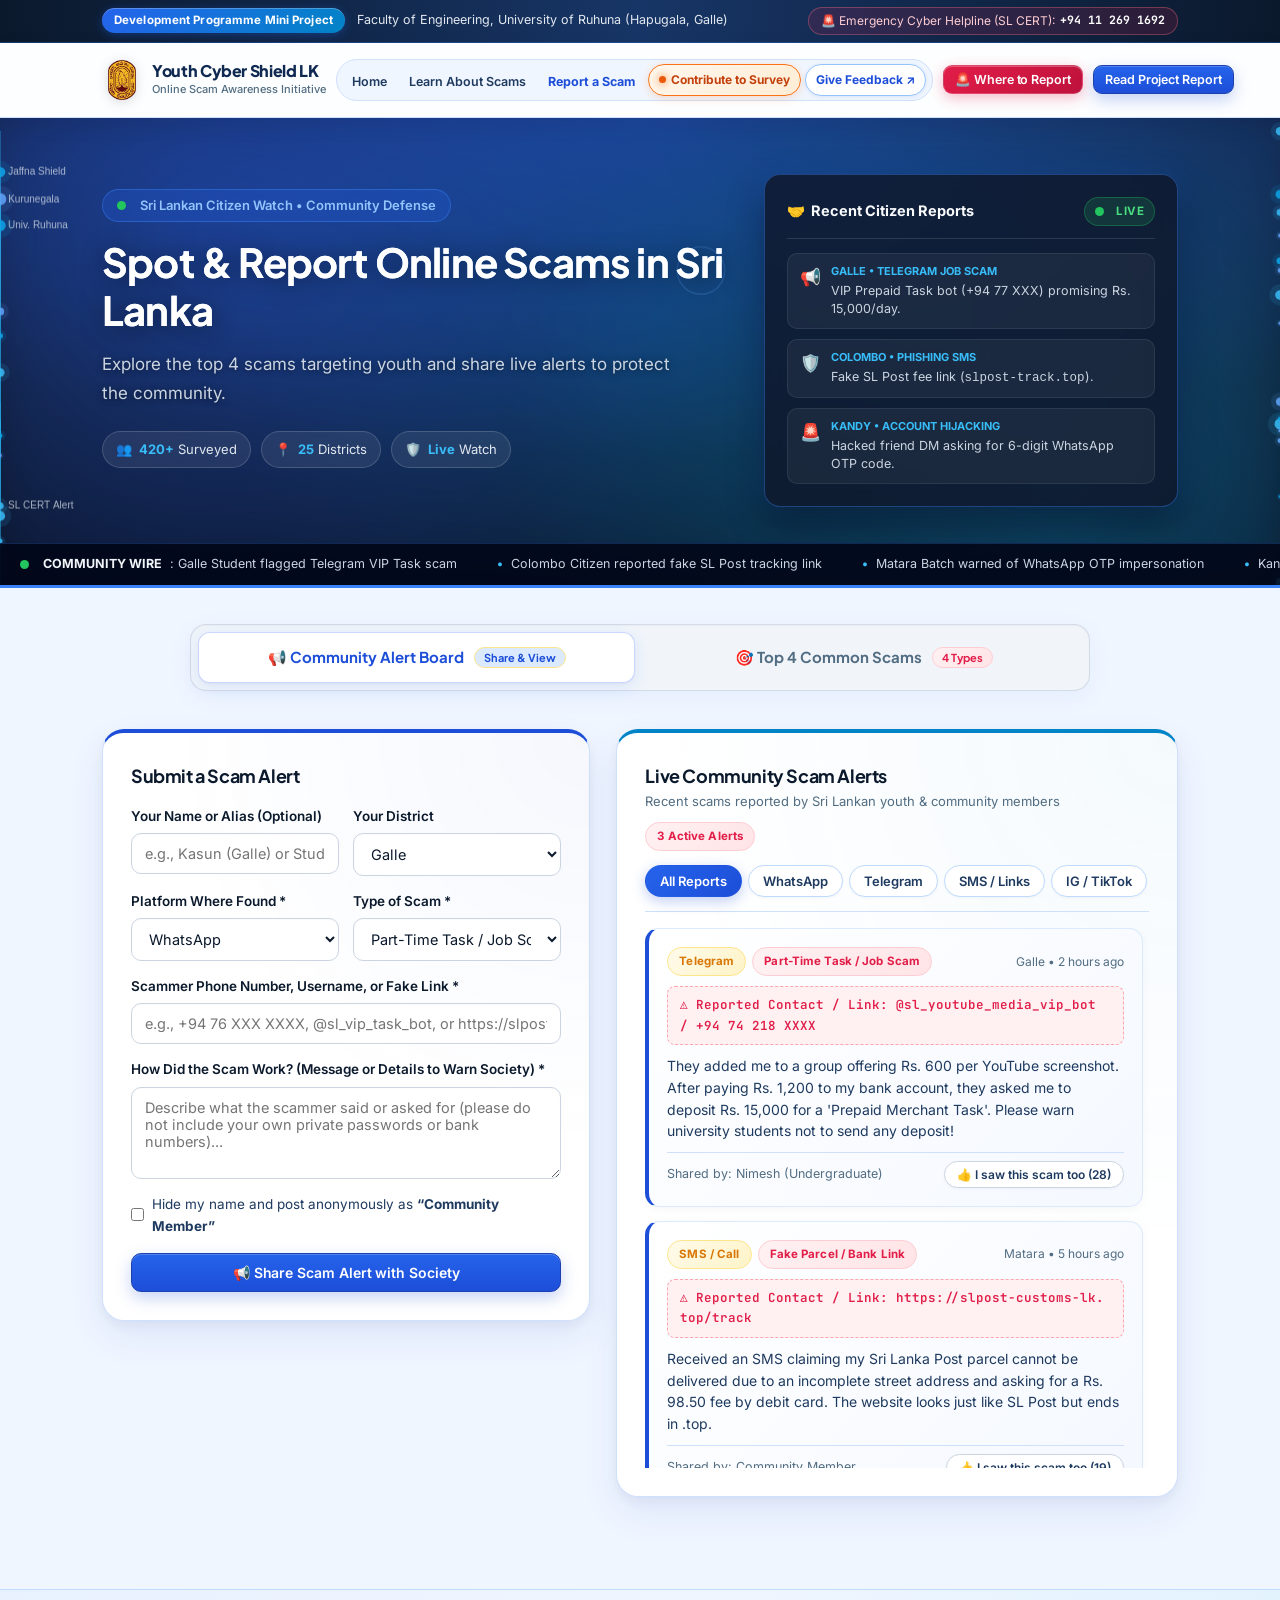
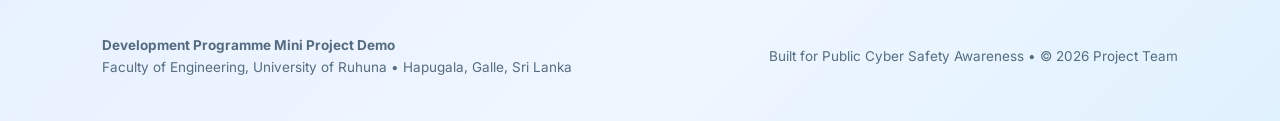
<file: scams-community.html>
<!DOCTYPE html>
<html lang="en">
<head>
  <meta charset="UTF-8" />
  <meta name="viewport" content="width=device-width, initial-scale=1.0" />
  <title>Report a Scam | Youth Cyber Shield LK — University of Ruhuna</title>
  <meta name="description" content="Development Programme Mini Project Demo & Report — Top 4 Social Media Scams & Community Scam Alert Board for Sri Lankan Youth. Faculty of Engineering, University of Ruhuna." />
  <link rel="icon" type="image/png" href="ruhuna-logo.png" />
  <link rel="stylesheet" href="styles.css?v=2.7" />
</head>
<body>

  <!-- ========================================================================
       1. TOP ACADEMIC PROJECT BAR
       ======================================================================== -->
  <div class="uni-top-bar">
    <div class="container uni-top-inner">
      <div>
        <span class="uni-badge-pill">Development Programme Mini Project</span>
        <span style="margin-left: 8px;">Faculty of Engineering, University of Ruhuna (Hapugala, Galle)</span>
      </div>
      <div>
        <button type="button" class="top-helpline-trigger" data-open-helpline title="Click to view all Sri Lankan emergency scam helplines">
          🚨 Emergency Cyber Helpline (SL CERT): <strong>+94 11 269 1692</strong>
        </button>
      </div>
    </div>
  </div>

  <!-- ========================================================================
       2. QUICK ACCESS NAVIGATION BAR (With Ruhuna Logo in Top-Left)
       ======================================================================== -->
  <header class="site-header">
    <div class="container header-inner">
      <a href="index.html" class="brand-link">
        <img
          src="ruhuna-logo.png"
          alt="University of Ruhuna Logo"
          title="University of Ruhuna — Development Programme Mini Project"
          class="brand-logo"
        />
        <div>
          <div class="brand-title">Youth Cyber Shield LK</div>
          <div class="brand-subtitle">Online Scam Awareness Initiative</div>
        </div>
      </a>

      <ul class="nav-links">
        <li><a href="index.html">Home</a></li>
        <li><a href="learn-scams.html">Learn About Scams</a></li>
        <li><a href="scams-community.html" style="color: var(--primary); font-weight: 700;">Report a Scam</a></li>
        <li>
          <a
            href="https://forms.gle/JAWZWWdivyBygaiA6"
            target="_blank"
            rel="noopener noreferrer"
            class="nav-tab-survey"
            title="Support us by contributing to our Sri Lankan youth scam awareness survey (Google Form)"
          >
            <span class="survey-pulse-dot" aria-hidden="true"></span>
            <span>Contribute to Survey</span>
            <span class="survey-tab-badge">Support Us ↗</span>
          </a>
        </li>
        <li>
          <a
            href="https://forms.gle/RPinVV3Gnb6Fwx8o8"
            target="_blank"
            rel="noopener noreferrer"
            class="nav-tab-feedback"
            title="Share your feedback and suggestions to help us improve this website (Google Form)"
          >
            <span>Give Feedback ↗</span>
          </a>
        </li>
      </ul>

      <div class="nav-actions">
        <button type="button" class="btn btn-danger btn-sm" data-open-helpline style="display: inline-flex; align-items: center; gap: 5px;">
          🚨 Where to Report
        </button>
        <button type="button" class="btn btn-primary btn-sm" data-open-report>
          Read Project Report
        </button>
      </div>

      <!-- Mobile Hamburger Menu Button -->
      <button type="button" class="mobile-menu-toggle" id="mobile-menu-toggle" aria-label="Toggle navigation menu" aria-expanded="false">
        <span class="hamburger-bar"></span>
        <span class="hamburger-bar"></span>
        <span class="hamburger-bar"></span>
      </button>
    </div>

    <!-- Mobile Slide-Down Navigation Drawer -->
    <div class="mobile-nav-drawer" id="mobile-nav-drawer" aria-hidden="true">
      <div class="mobile-nav-content">
        <div class="mobile-nav-section-title">Navigation Menu</div>
        <ul class="mobile-nav-links">
          <li>
            <a href="index.html" class="mobile-nav-link">
              <span class="mobile-nav-icon">🏠</span>
              <span>Home (Overview &amp; Findings)</span>
            </a>
          </li>
          <li>
            <a href="learn-scams.html" class="mobile-nav-link">
              <span class="mobile-nav-icon">🎓</span>
              <span>Learn About Scams (Lab &amp; Quiz)</span>
              <span class="mobile-nav-tag">Interactive</span>
            </a>
          </li>
          <li>
            <a href="scams-community.html" class="mobile-nav-link active">
              <span class="mobile-nav-icon">📢</span>
              <span>Report a Scam</span>
              <span class="mobile-nav-tag">Live Feed</span>
            </a>
          </li>
          <li>
            <a href="https://forms.gle/JAWZWWdivyBygaiA6" target="_blank" rel="noopener noreferrer" class="mobile-nav-link mobile-nav-survey">
              <span class="mobile-nav-icon">📋</span>
              <span>Contribute to Survey</span>
              <span class="mobile-nav-tag" style="background: linear-gradient(135deg, #f97316, #ea580c); color: #fff;">Support Us ↗</span>
            </a>
          </li>
          <li>
            <a href="https://forms.gle/RPinVV3Gnb6Fwx8o8" target="_blank" rel="noopener noreferrer" class="mobile-nav-link">
              <span class="mobile-nav-icon">💬</span>
              <span>Give Feedback (Website Improvements)</span>
              <span class="mobile-nav-tag">Form ↗</span>
            </a>
          </li>
        </ul>

        <div class="mobile-nav-divider"></div>
        <div class="mobile-nav-section-title">Emergency &amp; Details</div>

        <div class="mobile-nav-actions">
          <button type="button" class="btn btn-danger btn-sm" data-open-helpline style="width: 100%; justify-content: center;">
            🚨 Emergency Helplines (SL CERT &amp; CID)
          </button>
          <button type="button" class="btn btn-primary btn-sm" data-open-report style="width: 100%; justify-content: center;">
            📄 Read Project Report &amp; Team Details
          </button>
        </div>

        <div class="mobile-nav-footer">
          Faculty of Engineering • University of Ruhuna<br />
          Development Programme Mini Project
        </div>
      </div>
    </div>
  </header>

  <!-- ========================================================================
       3. COMMUNITY HERO BANNER (Animated Citizen Watch & Defense Network)
       ======================================================================== -->
  <section class="community-hero-banner" id="top">
    <!-- Interactive Canvas Visualizing the Connected Sri Lankan Community Network -->
    <canvas class="community-hero-canvas" id="community-network-canvas" aria-hidden="true"></canvas>

    <div class="container hero-grid">
      <!-- Left Column: Community Mission & Awakening -->
      <div>
        <span class="hero-tag" style="background: rgba(37, 99, 235, 0.25); border-color: rgba(59, 130, 246, 0.45); color: #93c5fd;">
          <span class="live-pulse-dot"></span> Sri Lankan Citizen Watch • Community Defense
        </span>
        <h1 class="hero-title" style="color: #ffffff;">
          Spot &amp; Report Online Scams in Sri Lanka
        </h1>
        <p class="hero-lead" style="color: #cbd5e1;">
          Explore the top 4 scams targeting youth and share live alerts to protect the community.
        </p>

        <div class="community-stats-row">
          <div class="community-stat-pill">
            <span>👥</span>
            <span><strong>420+</strong> Surveyed</span>
          </div>
          <div class="community-stat-pill">
            <span>📍</span>
            <span><strong>25</strong> Districts</span>
          </div>
          <div class="community-stat-pill">
            <span>🛡️</span>
            <span><strong>Live</strong> Watch</span>
          </div>
        </div>
      </div>

      <!-- Right Column: Live Community Watchtower Card -->
      <aside class="community-live-card" aria-label="Community Watch Live Feed">
        <div class="community-card-header">
          <div style="font-weight: 700; font-size: 14.5px; color: #f8fafc; display: flex; align-items: center; gap: 6px;">
            <span>🤝</span>
            <span>Recent Citizen Reports</span>
          </div>
          <span class="community-badge-live">
            <span class="live-pulse-dot"></span> Live
          </span>
        </div>

        <div class="community-stream-list" style="margin-bottom: 0;">
          <div class="community-stream-item">
            <span class="community-stream-icon">📢</span>
            <div>
              <div class="community-stream-tag">Galle • Telegram Job Scam</div>
              <div>VIP Prepaid Task bot (+94 77 XXX) promising Rs. 15,000/day.</div>
            </div>
          </div>

          <div class="community-stream-item">
            <span class="community-stream-icon">🛡️</span>
            <div>
              <div class="community-stream-tag">Colombo • Phishing SMS</div>
              <div>Fake SL Post fee link (<code>slpost-track.top</code>).</div>
            </div>
          </div>

          <div class="community-stream-item">
            <span class="community-stream-icon">🚨</span>
            <div>
              <div class="community-stream-tag">Kandy • Account Hijacking</div>
              <div>Hacked friend DM asking for 6-digit WhatsApp OTP code.</div>
            </div>
          </div>
        </div>
      </aside>
    </div>

    <!-- Animated Horizontal Community Wire Ticker -->
    <div class="community-ticker-bar" aria-hidden="true">
      <div class="community-ticker-track">
        <span class="community-ticker-item">
          <span class="live-pulse-dot"></span> <strong>COMMUNITY WIRE</strong>: Galle Student flagged Telegram VIP Task scam
        </span>
        <span class="community-ticker-item"><span class="dot-sep">•</span> Colombo Citizen reported fake SL Post tracking link</span>
        <span class="community-ticker-item"><span class="dot-sep">•</span> Matara Batch warned of WhatsApp OTP impersonation</span>
        <span class="community-ticker-item"><span class="dot-sep">•</span> Kandy Youth reported fake scholarship fee scam</span>
        <span class="community-ticker-item"><span class="dot-sep">•</span> Kurunegala Community blocked crypto doubler Telegram group</span>
        <span class="community-ticker-item"><span class="dot-sep">•</span> Jaffna Student reported fake prize giveaway DM</span>
        <span class="community-ticker-item"><span class="dot-sep">•</span> Emergency Helpline: Sri Lanka CERT (+94 11 269 1692)</span>
        <!-- Duplicate for continuous seamless scroll -->
        <span class="community-ticker-item">
          <span class="live-pulse-dot"></span> <strong>COMMUNITY WIRE</strong>: Galle Student flagged Telegram VIP Task scam
        </span>
        <span class="community-ticker-item"><span class="dot-sep">•</span> Colombo Citizen reported fake SL Post tracking link</span>
        <span class="community-ticker-item"><span class="dot-sep">•</span> Matara Batch warned of WhatsApp OTP impersonation</span>
        <span class="community-ticker-item"><span class="dot-sep">•</span> Kandy Youth reported fake scholarship fee scam</span>
        <span class="community-ticker-item"><span class="dot-sep">•</span> Kurunegala Community blocked crypto doubler Telegram group</span>
        <span class="community-ticker-item"><span class="dot-sep">•</span> Jaffna Student reported fake prize giveaway DM</span>
        <span class="community-ticker-item"><span class="dot-sep">•</span> Emergency Helpline: Sri Lanka CERT (+94 11 269 1692)</span>
      </div>
    </div>
  </section>

  <!-- ========================================================================
       4. INTERACTIVE TABS CONTAINER
       ======================================================================== -->
  <main class="section" id="tabs-section" style="padding-top: 36px;">
    <div class="container">
      
      <!-- Interactive Tab Nav Switcher -->
      <div class="tabs-nav" role="tablist" aria-label="Scam Knowledge and Community Reporting">
        <button
          type="button"
          class="tab-btn active"
          role="tab"
          aria-selected="true"
          aria-controls="tab-community"
          data-target-tab="tab-community"
          id="btn-tab-community"
        >
          <span>📢 Community Alert Board</span>
          <span class="tab-badge badge-amber">Share &amp; View</span>
        </button>

        <button
          type="button"
          class="tab-btn"
          role="tab"
          aria-selected="false"
          aria-controls="tab-scams"
          data-target-tab="tab-scams"
          id="btn-tab-scams"
        >
          <span>🎯 Top 4 Common Scams</span>
          <span class="tab-badge badge-red">4 Types</span>
        </button>
      </div>

      <!-- ====================================================================
           TAB PANE 1: Top 4 Social Media Scams Targeting Sri Lankan Youth
           ==================================================================== -->
      <div class="tab-pane" id="tab-scams" role="tabpanel" aria-labelledby="btn-tab-scams">
        <div class="scam-grid">
          <!-- Scam Card 1 -->
          <article class="scam-card">
            <div>
              <div class="scam-card-top">
                <span class="scam-badge badge-red">42% of Cases</span>
                <span style="font-size:13px; color:var(--text-muted); font-weight:600;">WhatsApp / Telegram</span>
              </div>
              <h3>1. “Like Videos &amp; Earn” Job Scams</h3>
              <p style="margin-top:6px;">
                Pays a small Rs. 1,000 bonus first to build trust, then steals your savings via “VIP Prepaid Tasks”.
              </p>
            </div>
            <div class="scam-example-box">
              <strong>Example:</strong> “Earn Rs. 12,000 daily! Like 3 YouTube videos for an instant Rs. 1,500 bonus.”
            </div>
            <div class="scam-tip">
              ✓ Rule: Never pay money upfront to unlock tasks or job commissions.
            </div>
          </article>

          <!-- Scam Card 2 -->
          <article class="scam-card">
            <div>
              <div class="scam-card-top">
                <span class="scam-badge badge-red">29% of Cases</span>
                <span style="font-size:13px; color:var(--text-muted); font-weight:600;">SMS / FB / Instagram</span>
              </div>
              <h3>2. Fake SL Post &amp; Giveaway Links</h3>
              <p style="margin-top:6px;">
                Fake parcel fee SMS or brand prize links ending in <code>.top</code> or <code>.xyz</code> designed to steal card details.
              </p>
            </div>
            <div class="scam-example-box">
              <strong>Example:</strong> “SL-POST: Parcel held. Pay Rs. 98 fee within 2 hours at <code>slpost-track.top</code>.”
            </div>
            <div class="scam-tip">
              ✓ Rule: Official Sri Lankan sites end in <code>.gov.lk</code>, <code>.ac.lk</code>, or <code>.lk</code>.
            </div>
          </article>

          <!-- Scam Card 3 -->
          <article class="scam-card">
            <div>
              <div class="scam-card-top">
                <span class="scam-badge badge-amber">18% of Cases</span>
                <span style="font-size:13px; color:var(--text-muted); font-weight:600;">WhatsApp / Instagram DM</span>
              </div>
              <h3>3. 6-Digit OTP &amp; Hacked Friend DMs</h3>
              <p style="margin-top:6px;">
                A hacked friend’s account asks for a 6-digit SMS code “sent by mistake” or urgent hospital money.
              </p>
            </div>
            <div class="scam-example-box">
              <strong>Example:</strong> “Malli hadissi! I sent a 6-digit code to your number by mistake, ikmanata ewanna.”
            </div>
            <div class="scam-tip">
              ✓ Rule: Never share SMS OTP codes. Always call your friend to verify.
            </div>
          </article>

          <!-- Scam Card 4 -->
          <article class="scam-card">
            <div>
              <div class="scam-card-top">
                <span class="scam-badge badge-amber">11% of Cases</span>
                <span style="font-size:13px; color:var(--text-muted); font-weight:600;">TikTok / Telegram / FB</span>
              </div>
              <h3>4. Fake Crypto &amp; Scholarship Scams</h3>
              <p style="margin-top:6px;">
                Fake trading pages or visa agents promising fast returns or scholarships for an upfront “processing fee”.
              </p>
            </div>
            <div class="scam-example-box">
              <strong>Example:</strong> “Invest USDT $50 in our AI pool and receive $250 back in 4 hours.”
            </div>
            <div class="scam-tip">
              ✓ Rule: Guaranteed fast crypto returns or personal-account visa fees are scams.
            </div>
          </article>
        </div>
      </div>

      <!-- ====================================================================
           TAB PANE 2: Found a Scam? Share It to Warn Sri Lankan Society
           ==================================================================== -->
      <div class="tab-pane active" id="tab-community" role="tabpanel" aria-labelledby="btn-tab-community">
        <div class="community-grid">
          <!-- Left Column: Submit a Scam Alert Form -->
          <div class="report-form-card">
            <h3 style="font-size: 18px; font-weight: 700; color: var(--text-main); margin-bottom: 14px;">
              Submit a Scam Alert
            </h3>

            <form id="community-scam-form">
              <div class="form-grid-2">
                <div class="form-group">
                  <label class="form-label" for="reporter-name">Your Name or Alias (Optional)</label>
                  <input type="text" id="reporter-name" class="form-input" placeholder="e.g., Kasun (Galle) or Student" />
                </div>

                <div class="form-group">
                  <label class="form-label" for="reporter-district">Your District</label>
                  <select id="reporter-district" class="form-select">
                    <option value="Galle">Galle</option>
                    <option value="Colombo">Colombo</option>
                    <option value="Matara">Matara</option>
                    <option value="Kandy">Kandy</option>
                    <option value="Gampaha">Gampaha</option>
                    <option value="Kurunegala">Kurunegala</option>
                    <option value="Jaffna">Jaffna</option>
                    <option value="Hambantota">Hambantota</option>
                    <option value="Island-wide">Other / Island-wide</option>
                  </select>
                </div>
              </div>

              <div class="form-grid-2">
                <div class="form-group">
                  <label class="form-label" for="scam-platform">Platform Where Found *</label>
                  <select id="scam-platform" class="form-select" required>
                    <option value="WhatsApp">WhatsApp</option>
                    <option value="Telegram">Telegram</option>
                    <option value="SMS / Call">SMS / Phone Call</option>
                    <option value="Instagram / TikTok">Instagram / TikTok</option>
                    <option value="Facebook">Facebook</option>
                    <option value="Website Link">Fake Website Link</option>
                  </select>
                </div>

                <div class="form-group">
                  <label class="form-label" for="scam-category">Type of Scam *</label>
                  <select id="scam-category" class="form-select" required>
                    <option value="Part-Time Task / Job Scam">Part-Time Task / Job Scam</option>
                    <option value="Fake Parcel / Bank Link">Fake Parcel / Bank Phishing Link</option>
                    <option value="6-Digit OTP / Hacked Friend">6-Digit OTP / Hacked Friend Account</option>
                    <option value="Fake Brand Giveaway">Fake Brand Giveaway / Prize</option>
                    <option value="Crypto / Investment Scam">Crypto / Forex Investment Scam</option>
                    <option value="Other Scam">Other Social Media Scam</option>
                  </select>
                </div>
              </div>

              <div class="form-group">
                <label class="form-label" for="scam-identifier">
                  Scammer Phone Number, Username, or Fake Link *
                </label>
                <input
                  type="text"
                  id="scam-identifier"
                  class="form-input"
                  placeholder="e.g., +94 76 XXX XXXX, @sl_vip_task_bot, or https://slpost-pay.top"
                  required
                />
              </div>

              <div class="form-group">
                <label class="form-label" for="scam-description">
                  How Did the Scam Work? (Message or Details to Warn Society) *
                </label>
                <textarea
                  id="scam-description"
                  class="form-textarea"
                  placeholder="Describe what the scammer said or asked for (please do not include your own private passwords or bank numbers)..."
                  required
                ></textarea>
              </div>

              <label class="form-checkbox-row">
                <input type="checkbox" id="reporter-anonymous" />
                <span>Hide my name and post anonymously as <strong>“Community Member”</strong></span>
              </label>

              <button type="submit" class="btn btn-primary" style="width: 100%;">
                📢 Share Scam Alert with Society
              </button>

              <div class="form-status-msg" id="community-form-status" role="status">
                ✓ Thank you! Your scam alert has been posted to the Community Watch board.
              </div>
            </form>
          </div>

          <!-- Right Column: Live Community Scam Alerts Feed -->
          <div class="alerts-feed-card">
            <div class="feed-header-row">
              <div>
                <h3 style="font-size: 18px; font-weight: 700; color: var(--text-main);">
                  Live Community Scam Alerts
                </h3>
                <p style="font-size: 13px; color: var(--text-muted);">
                  Recent scams reported by Sri Lankan youth &amp; community members
                </p>
              </div>
              <span class="scam-badge badge-red" id="total-alerts-count">3 Active Alerts</span>
            </div>

            <div class="feed-filter-row" id="community-filter-bar">
              <button type="button" class="preset-chip" data-filter-platform="all" data-active>All Reports</button>
              <button type="button" class="preset-chip" data-filter-platform="WhatsApp">WhatsApp</button>
              <button type="button" class="preset-chip" data-filter-platform="Telegram">Telegram</button>
              <button type="button" class="preset-chip" data-filter-platform="SMS / Call">SMS / Links</button>
              <button type="button" class="preset-chip" data-filter-platform="Instagram / TikTok">IG / TikTok</button>
            </div>

            <div class="alerts-list" id="community-alerts-list">
              <!-- Populated dynamically by app.js using localStorage -->
            </div>
          </div>
        </div>
      </div>

    </div>
  </main>

  <!-- ========================================================================
       5. CLEAN LIGHT FOOTER
       ======================================================================== -->
  <footer class="site-footer">
    <div class="container footer-inner">
      <div class="footer-note">
        <strong>Development Programme Mini Project Demo</strong><br />
        Faculty of Engineering, University of Ruhuna • Hapugala, Galle, Sri Lanka
      </div>

      <div class="footer-note">
        Built for Public Cyber Safety Awareness • © 2026 Project Team
      </div>
    </div>
  </footer>

  <!-- ========================================================================
       7. PROJECT REPORT SUMMARY MODAL
       ======================================================================== -->
  <div class="modal-backdrop" id="report-modal" role="dialog" aria-modal="true" aria-labelledby="report-modal-title">
    <div class="modal-card">
      <div class="modal-head">
        <div>
          <div style="font-size: 12px; font-weight: 700; color: var(--ruhuna-maroon); text-transform: uppercase;">
            University of Ruhuna • Faculty of Engineering
          </div>
          <h3 id="report-modal-title" style="font-size: 18px; font-weight: 700; color: var(--text-main);">
            Development Programme Mini Project Report Summary
          </h3>
        </div>
        <button type="button" class="btn btn-outline btn-sm" id="close-report-modal">Close ✕</button>
      </div>

      <div class="modal-body">
        <div style="background: var(--bg-subtle); padding: 16px; border-radius: var(--radius-sm); border: 1px solid var(--border-color);">
          <div style="font-size: 12px; font-weight: 700; color: var(--text-muted); text-transform: uppercase; margin-bottom: 4px;">
            Project Title
          </div>
          <div style="font-size: 16px; font-weight: 700; color: var(--text-main); margin-bottom: 12px;">
            Online Scam Awareness Among Sri Lankan Youth: Survey Analysis &amp; Preventive Web Platform
          </div>
          <div style="display: flex; align-items: center; gap: 12px; padding-top: 10px; border-top: 1px solid var(--border-color);">
            <img
              src="supervisor.jpg?v=2"
              alt="Mr. B.D.S.M. Kavisigamuwa"
              style="width: 52px; height: 52px; border-radius: 50%; object-fit: cover; object-position: center 25%; border: 2px solid var(--primary); flex-shrink: 0;"
            />
            <div style="font-size: 13.5px; color: var(--text-body);">
              <strong>Project Supervisor:</strong> Mr. B.D.S.M. Kavisigamuwa<br />
              <strong>Group Members:</strong> K.M.R.I. Suraweera (Developer), K.H. Sumuditha, S.D.T.A. Sumedhaarachchi, S. Thaaniyaluxman
            </div>
          </div>
          <div style="display: flex; align-items: center; flex-wrap: wrap; gap: 10px; margin-top: 10px; padding-top: 10px; border-top: 1px dashed var(--border-color);">
            <img
              src="suraweera.jpg"
              alt="K.M.R.I. Suraweera (Developer)"
              style="width: 40px; height: 40px; border-radius: 50%; object-fit: cover; object-position: center 20%; border: 2px solid var(--primary); flex-shrink: 0;"
            />
            <span style="font-size: 13px; font-weight: 600; color: var(--text-main);">K.M.R.I. Suraweera <small style="color: var(--primary); font-weight: 700;">(Developer)</small></span>
            <span style="color: var(--border-color);">•</span>
            <img
              src="sumuditha.jpg"
              alt="K.H. Sumuditha"
              style="width: 40px; height: 40px; border-radius: 50%; object-fit: cover; object-position: center 20%; border: 2px solid var(--primary); flex-shrink: 0;"
            />
            <span style="font-size: 13px; font-weight: 600; color: var(--text-main);">K.H. Sumuditha</span>
            <span style="color: var(--border-color);">•</span>
            <img
              src="sumedhaarachchi.jpg"
              alt="S.D.T.A. Sumedhaarachchi"
              style="width: 40px; height: 40px; border-radius: 50%; object-fit: cover; object-position: center 20%; border: 2px solid var(--primary); flex-shrink: 0;"
            />
            <span style="font-size: 13px; font-weight: 600; color: var(--text-main);">S.D.T.A. Sumedhaarachchi</span>
            <span style="color: var(--border-color);">•</span>
            <img
              src="thaaniyaluxman.jpg"
              alt="S. Thaaniyaluxman"
              style="width: 40px; height: 40px; border-radius: 50%; object-fit: cover; object-position: center 20%; border: 2px solid var(--primary); flex-shrink: 0;"
            />
            <span style="font-size: 13px; font-weight: 600; color: var(--text-main);">S. Thaaniyaluxman</span>
          </div>
        </div>

        <div>
          <h4 style="font-size: 15px; font-weight: 700; color: var(--text-main); margin-bottom: 6px;">1. Executive Summary</h4>
          <p style="font-size: 14px; color: var(--text-body);">
            Our survey of <strong>N = 420</strong> Sri Lankan youth (aged 16–26) found that while social media is used daily, <strong>68.4%</strong> struggle to spot fake domains (<code>.top</code>, <code>.xyz</code>) and <strong>81.0%</strong> are unaware of how to report scams to Sri Lanka CERT|CC.
          </p>
        </div>

        <div>
          <h4 style="font-size: 15px; font-weight: 700; color: var(--text-main); margin-bottom: 6px;">2. Key Survey Takeaways (N = 420)</h4>
          <ul style="padding-left: 20px; font-size: 14px; color: var(--text-body); display: flex; flex-direction: column; gap: 6px;">
            <li><strong>73.1%</strong> received WhatsApp/Telegram part-time job scam messages.</li>
            <li><strong>42.0%</strong> of financial losses came from “VIP Prepaid Task” traps.</li>
            <li><strong>68.4%</strong> missed fake courier/bank links vs. official <code>.lk</code> sites.</li>
          </ul>
        </div>
      </div>
    </div>
  </div>

  <!-- ========================================================================
       7. EMERGENCY SCAM HELPLINES POPUP MODAL (Quick Access)
       ======================================================================== -->
  <div class="modal-backdrop" id="helpline-modal" role="dialog" aria-modal="true" aria-labelledby="helpline-modal-title">
    <div class="modal-card" style="border-top: 4px solid #e11d48; max-width: 640px;">
      <div class="modal-head" style="border-bottom: 1px solid var(--border-color); padding-bottom: 14px;">
        <div>
          <div style="font-size: 12px; font-weight: 700; color: #e11d48; text-transform: uppercase; letter-spacing: 0.5px;">
            🚨 Emergency Assistance • Sri Lanka
          </div>
          <h3 id="helpline-modal-title" style="font-size: 20px; font-weight: 700; color: var(--text-main);">
            Where to Report Scams in Sri Lanka
          </h3>
        </div>
        <button type="button" class="btn btn-outline btn-sm" id="close-helpline-modal">Close ✕</button>
      </div>

      <div class="modal-body" style="display: flex; flex-direction: column; gap: 14px; padding: 22px;">
        <ul class="helpline-list" style="margin: 0;">
          <li class="helpline-item">
            <div>
              <strong style="color: var(--text-main); font-size: 15px;">Sri Lanka CERT|CC (National Cyber Security Center)</strong>
              <span style="display: block; font-size: 13.5px; color: var(--text-muted); margin-top: 3px;">
                Hotline: <strong>+94 11 269 1692</strong> • Email: <a href="mailto:report@cert.gov.lk" style="color: var(--primary);">report@cert.gov.lk</a>
              </span>
            </div>
            <button type="button" class="btn btn-outline btn-sm" data-copy="+94 11 269 1692">
              Copy
            </button>
          </li>
          <li class="helpline-item">
            <div>
              <strong style="color: var(--text-main); font-size: 15px;">CID Cyber Crime Division (Sri Lanka Police)</strong>
              <span style="display: block; font-size: 13.5px; color: var(--text-muted); margin-top: 3px;">
                Tel: <strong>011-2422176</strong> • Police Emergency: <strong>119</strong>
              </span>
            </div>
            <span class="scam-badge badge-red">24/7 Police</span>
          </li>
          <li class="helpline-item">
            <div>
              <strong style="color: var(--text-main); font-size: 15px;">Your Bank’s 24/7 Fraud &amp; Card Hotline</strong>
              <span style="display: block; font-size: 13.5px; color: var(--text-muted); margin-top: 3px;">
                Call the number on the back of your bank card immediately to freeze transfers.
              </span>
            </div>
            <span class="scam-badge badge-amber">Urgent</span>
          </li>
        </ul>

        <div style="background: var(--bg-subtle); padding: 12px 14px; border-radius: var(--radius-sm); border: 1px solid var(--border-color); font-size: 13px; color: var(--text-body);">
          💡 <strong>Tip:</strong> Save screenshots of messages, receipts, and phone numbers before blocking the scammer.
        </div>
      </div>
    </div>
  </div>

  <!-- ========================================================================
       MOBILE FIXED BOTTOM NAVIGATION BAR (Thumb Friendly)
       ======================================================================== -->
  <nav class="mobile-bottom-bar" aria-label="Mobile Quick Navigation">
    <a href="index.html" class="mobile-tab-item">
      <span class="tab-icon">🏠</span>
      <span class="tab-label">Home</span>
    </a>
    <a href="learn-scams.html" class="mobile-tab-item">
      <span class="tab-icon">🎓</span>
      <span class="tab-label">Learn</span>
    </a>
    <a href="scams-community.html" class="mobile-tab-item active">
      <span class="tab-icon">📢</span>
      <span class="tab-label">Alerts</span>
    </a>
    <a href="https://forms.gle/JAWZWWdivyBygaiA6" target="_blank" rel="noopener noreferrer" class="mobile-tab-item survey-tab" title="Contribute to Survey">
      <span class="tab-icon">📋</span>
      <span class="tab-label">Survey</span>
    </a>
    <button type="button" class="mobile-tab-item helpline-tab" data-open-helpline>
      <span class="tab-icon">🚨</span>
      <span class="tab-label">Report</span>
    </button>
  </nav>

  <script src="app.js?v=2.5"></script>
</body>
</html>
</file>
<file: styles.css>
/* ==========================================================================
   CLEAN PROFESSIONAL BLUE THEME & BENTO DESIGN SYSTEM (v2.5)
   Development Programme Mini Project — University of Ruhuna
   Topic: Online Scam Awareness Among Sri Lankan Youth
   ========================================================================== */

@import url('https://fonts.googleapis.com/css2?family=Inter:wght@400;500;600;700&family=JetBrains+Mono:wght@500;600;700&family=Plus+Jakarta+Sans:wght@600;700;800&display=swap');

:root {
  --bg-page: #f0f6ff;
  --bg-card: #ffffff;
  --bg-subtle: #e6f0ff;
  --text-main: #0b192c;
  --text-body: #1e3a5f;
  --text-muted: #526d82;
  --border-color: #cfe0fc;
  --border-subtle: rgba(59, 130, 246, 0.2);

  /* Clean Professional Blue Palette (No AI Purple/Rainbow) */
  --primary: #1d4ed8;
  --primary-hover: #1e40af;
  --primary-light: #dbeafe;
  --accent-indigo: #1d4ed8;
  --accent-violet: #0284c7;
  --accent-teal: #0369a1;
  --accent-cyan: #0ea5e9;
  --ruhuna-maroon: #1e3a8a;
  --ruhuna-gold: #0284c7;
  --ruhuna-cream: #eff6ff;

  /* Status colors */
  --danger-bg: #fff1f2;
  --danger-border: #fecdd3;
  --danger-text: #e11d48;

  --warning-bg: #fffbeb;
  --warning-border: #fde68a;
  --warning-text: #d97706;

  --safe-bg: #ecfdf5;
  --safe-border: #a7f3d0;
  --safe-text: #059669;

  /* Bento & Glass UI/UX Tokens */
  --radius-sm: 10px;
  --radius-md: 16px;
  --radius-lg: 22px;
  --shadow-sm: 0 2px 6px rgba(11, 25, 44, 0.04), 0 8px 20px rgba(29, 78, 216, 0.05);
  --shadow-md: 0 4px 12px rgba(11, 25, 44, 0.05), 0 16px 36px rgba(29, 78, 216, 0.09);
  --shadow-lg: 0 12px 24px rgba(11, 25, 44, 0.06), 0 24px 48px rgba(29, 78, 216, 0.14);
}

/* ==========================================================================
   KEYFRAME ANIMATIONS
   ========================================================================== */
@keyframes gradientFlow {
  0% { background-position: 0% 50%; }
  50% { background-position: 100% 50%; }
  100% { background-position: 0% 50%; }
}

@keyframes floatCard {
  0%, 100% { transform: translateY(0px); }
  50% { transform: translateY(-7px); }
}

@keyframes softPulse {
  0%, 100% { box-shadow: 0 0 0 0 rgba(37, 99, 235, 0.28); }
  50% { box-shadow: 0 0 0 8px rgba(37, 99, 235, 0); }
}

@keyframes badgePulseRed {
  0%, 100% { box-shadow: 0 0 0 0 rgba(225, 29, 72, 0.25); }
  50% { box-shadow: 0 0 0 6px rgba(225, 29, 72, 0); }
}

@keyframes fadeInUp {
  from {
    opacity: 0;
    transform: translateY(22px);
  }
  to {
    opacity: 1;
    transform: translateY(0);
  }
}

@keyframes shimmerSweep {
  0% { transform: translateX(-120%) skewX(-18deg); }
  100% { transform: translateX(220%) skewX(-18deg); }
}

@keyframes cyberBgPanZoom {
  0% {
    transform: scale(1.06) translate(0%, 0%);
  }
  33% {
    transform: scale(1.18) translate(-3%, -2%);
  }
  66% {
    transform: scale(1.13) translate(2.5%, 1.8%);
  }
  100% {
    transform: scale(1.06) translate(0%, 0%);
  }
}

@keyframes heroBannerScanBeam {
  0% {
    transform: translateY(-100%);
    opacity: 0;
  }
  30% {
    opacity: 0.55;
  }
  70% {
    opacity: 0.55;
  }
  100% {
    transform: translateY(220%);
    opacity: 0;
  }
}

@keyframes cyberBgMobilePan {
  0% {
    transform: scale(1.04) translate(0%, 0%);
  }
  50% {
    transform: scale(1.08) translate(-1.5%, 1%);
  }
  100% {
    transform: scale(1.04) translate(1.5%, -1%);
  }
}

@keyframes heroBannerMobileScan {
  0% {
    top: -80px;
    opacity: 0;
  }
  15% {
    opacity: 0.45;
  }
  85% {
    opacity: 0.45;
  }
  100% {
    top: 100%;
    opacity: 0;
  }
}

*,
*::before,
*::after {
  box-sizing: border-box;
  margin: 0;
  padding: 0;
}

html {
  scroll-behavior: smooth;
  font-family: 'Inter', -apple-system, BlinkMacSystemFont, 'Segoe UI', Roboto, sans-serif;
  color: var(--text-main);
  background-color: var(--bg-page);
  line-height: 1.65;
  -webkit-font-smoothing: antialiased;
  -moz-osx-font-smoothing: grayscale;
}

body {
  position: relative;
  background-color: var(--bg-page);
  color: var(--text-body);
  font-size: 16px;
  overflow-x: hidden;
}

h1, h2, h3, h4, .brand-title, .section-title, .hero-title {
  font-family: 'Plus Jakarta Sans', 'Inter', -apple-system, BlinkMacSystemFont, sans-serif;
  letter-spacing: -0.022em;
}

/* Custom Sleek Scrollbar */
::-webkit-scrollbar {
  width: 9px;
  height: 9px;
}

::-webkit-scrollbar-track {
  background: #e6f0ff;
}

::-webkit-scrollbar-thumb {
  background: #60a5fa;
  border-radius: 999px;
  border: 2px solid #e6f0ff;
}

::-webkit-scrollbar-thumb:hover {
  background: #2563eb;
}

/* Clean soft blue ambient canvas */
body::before {
  content: "";
  position: fixed;
  inset: 0;
  z-index: -2;
  background:
    radial-gradient(circle at 12% 12%, rgba(37, 99, 235, 0.09), transparent 42%),
    radial-gradient(circle at 88% 24%, rgba(14, 165, 233, 0.08), transparent 44%),
    radial-gradient(circle at 50% 80%, rgba(29, 78, 216, 0.06), transparent 48%),
    var(--bg-page);
  pointer-events: none;
}

body::after {
  content: "";
  position: fixed;
  inset: 0;
  z-index: -1;
  background-image: radial-gradient(rgba(37, 99, 235, 0.09) 1px, transparent 1px);
  background-size: 26px 26px;
  mask-image: linear-gradient(180deg, rgba(0,0,0,0.4) 0%, rgba(0,0,0,0.15) 50%, rgba(0,0,0,0.35) 100%);
  -webkit-mask-image: linear-gradient(180deg, rgba(0,0,0,0.4) 0%, rgba(0,0,0,0.15) 50%, rgba(0,0,0,0.35) 100%);
  pointer-events: none;
}

/* Animated Floating Cyber / Hacker / Scam-Alert Banner Canvas */
.cyber-bg-canvas {
  position: absolute;
  inset: 0;
  width: 100%;
  height: 100%;
  z-index: 1;
  pointer-events: none;
  filter: blur(0.6px);
  opacity: 0.92;
}

a {
  color: var(--primary);
  text-decoration: none;
  transition: color 0.2s ease;
}

a:hover {
  text-decoration: underline;
}

img {
  max-width: 100%;
  display: block;
}

.container {
  width: 100%;
  max-width: 1120px;
  margin: 0 auto;
  padding: 0 22px;
}

/* Scroll-reveal animation helper */
.reveal-on-scroll {
  opacity: 0;
  transform: translateY(24px);
  transition: opacity 0.65s cubic-bezier(0.22, 1, 0.36, 1), transform 0.65s cubic-bezier(0.22, 1, 0.36, 1);
}

.reveal-on-scroll.is-visible {
  opacity: 1;
  transform: translateY(0);
}

/* ==========================================================================
   TOP UNIVERSITY BANNER (Deep Navy Blue Academic Ribbon)
   ========================================================================== */
.uni-top-bar {
  background: linear-gradient(90deg, #0b192c 0%, #173566 50%, #0b192c 100%);
  border-bottom: 1px solid rgba(59, 130, 246, 0.32);
  font-size: 12.5px;
  color: #e2e8f0;
  padding: 7px 0;
}

.uni-top-inner {
  display: flex;
  align-items: center;
  justify-content: space-between;
  flex-wrap: wrap;
  gap: 8px;
}

.uni-badge-pill {
  display: inline-flex;
  align-items: center;
  gap: 6px;
  font-weight: 700;
  letter-spacing: 0.01em;
  color: #ffffff;
  background: linear-gradient(135deg, #2563eb 0%, #0284c7 100%);
  padding: 3px 12px;
  border-radius: 999px;
  font-size: 11.5px;
  box-shadow: 0 2px 10px rgba(37, 99, 235, 0.35), inset 0 1px 0 rgba(255, 255, 255, 0.25);
}

/* ==========================================================================
   NAVIGATION HEADER (Clean Blue & Frosted White Dock)
   ========================================================================== */
.site-header {
  position: sticky;
  top: 0;
  z-index: 40;
  background: rgba(255, 255, 255, 0.88);
  backdrop-filter: blur(20px) saturate(180%);
  -webkit-backdrop-filter: blur(20px) saturate(180%);
  border-bottom: 1px solid #cfe0fc;
  box-shadow: 0 1px 0 rgba(255, 255, 255, 0.95) inset, 0 6px 24px rgba(15, 23, 42, 0.05);
}

.header-inner {
  display: flex;
  align-items: center;
  justify-content: space-between;
  height: 74px;
  min-height: 74px;
  max-height: 74px;
  flex-wrap: nowrap;
  gap: 10px;
}

.brand-link {
  display: flex;
  align-items: center;
  gap: 10px;
  flex-shrink: 0;
  white-space: nowrap;
  text-decoration: none !important;
  color: var(--text-main);
  transition: transform 0.25s ease;
}

.brand-link:hover {
  transform: translateY(-1px);
}

.brand-logo {
  width: 40px;
  height: 40px;
  object-fit: contain;
  flex-shrink: 0;
  filter: drop-shadow(0 2px 6px rgba(15, 23, 42, 0.16));
  transition: transform 0.35s cubic-bezier(0.34, 1.56, 0.64, 1);
}

.brand-link:hover .brand-logo {
  transform: scale(1.08);
}

.brand-title {
  font-size: 16px;
  font-weight: 800;
  color: #0f2952;
  line-height: 1.2;
  white-space: nowrap;
}

.brand-subtitle {
  font-size: 11px;
  color: var(--text-muted);
  font-weight: 500;
  white-space: nowrap;
}

.nav-links {
  display: flex;
  align-items: center;
  flex-wrap: nowrap;
  gap: 4px;
  list-style: none;
  background: #f0f6ff;
  border: 1px solid #cfe0fc;
  padding: 4px 6px;
  border-radius: 999px;
}

.nav-links a {
  position: relative;
  color: #1e3a5f;
  font-size: 12.5px;
  font-weight: 600;
  white-space: nowrap;
  text-decoration: none !important;
  padding: 5px 9px;
  border-radius: 999px;
  transition: all 0.22s cubic-bezier(0.22, 1, 0.36, 1);
}

.nav-links a::after {
  content: "";
  position: absolute;
  left: 12px;
  right: 12px;
  bottom: 3px;
  height: 2px;
  border-radius: 2px;
  background: linear-gradient(90deg, #1d4ed8, #0ea5e9);
  transform: scaleX(0);
  transform-origin: center;
  transition: transform 0.25s cubic-bezier(0.22, 1, 0.36, 1);
}

.nav-links a:hover {
  color: var(--primary);
  background: #ffffff;
  box-shadow: 0 2px 8px rgba(29, 78, 216, 0.08);
}

.nav-links a:hover::after {
  transform: scaleX(1);
}

/* ==========================================================================
   HIGHLIGHTED SURVEY & FEEDBACK TABS ON QUICK ACCESS BAR
   ========================================================================== */
.nav-tab-survey {
  display: inline-flex !important;
  align-items: center;
  gap: 5px;
  padding: 5px 10px !important;
  border-radius: 999px;
  background: linear-gradient(135deg, #fff7ed 0%, #ffedd5 100%) !important;
  border: 1.5px solid #f97316 !important;
  color: #c2410c !important;
  font-weight: 700 !important;
  font-size: 12px !important;
  white-space: nowrap;
  text-decoration: none !important;
  box-shadow: 0 2px 10px rgba(249, 115, 22, 0.22);
  transition: all 0.25s cubic-bezier(0.22, 1, 0.36, 1);
  position: relative;
}

.nav-tab-survey::after {
  display: none !important;
}

.nav-tab-survey:hover {
  background: linear-gradient(135deg, #f97316 0%, #ea580c 100%) !important;
  border-color: #ea580c !important;
  color: #ffffff !important;
  transform: translateY(-1px);
  box-shadow: 0 6px 16px rgba(234, 88, 12, 0.35);
}

.nav-tab-survey:hover .survey-pulse-dot {
  background-color: #ffffff;
  box-shadow: 0 0 10px #ffffff;
}

.nav-tab-survey:hover .survey-tab-badge {
  background: rgba(255, 255, 255, 0.25);
  color: #ffffff;
}

.nav-tab-feedback {
  display: inline-flex !important;
  align-items: center;
  gap: 4px;
  padding: 5px 10px !important;
  border-radius: 999px;
  background: #ffffff !important;
  border: 1.5px solid #93c5fd !important;
  color: #1d4ed8 !important;
  font-weight: 700 !important;
  font-size: 12px !important;
  white-space: nowrap;
  text-decoration: none !important;
  box-shadow: 0 1px 4px rgba(29, 78, 216, 0.1);
  transition: all 0.25s cubic-bezier(0.22, 1, 0.36, 1);
}

.nav-tab-feedback::after {
  display: none !important;
}

.nav-tab-feedback:hover {
  background: linear-gradient(135deg, #2563eb 0%, #1d4ed8 100%) !important;
  border-color: #1d4ed8 !important;
  color: #ffffff !important;
  transform: translateY(-1px);
  box-shadow: 0 6px 16px rgba(29, 78, 216, 0.28);
}

.survey-pulse-dot {
  display: inline-block;
  width: 7px;
  height: 7px;
  border-radius: 50%;
  background-color: #ea580c;
  box-shadow: 0 0 8px #f97316;
  animation: surveyPulse 2s infinite ease-in-out;
  flex-shrink: 0;
}

@keyframes surveyPulse {
  0%, 100% { transform: scale(1); opacity: 1; }
  50% { transform: scale(1.35); opacity: 0.55; }
}

.survey-tab-badge {
  display: none;
  align-items: center;
  font-size: 9.5px;
  font-weight: 700;
  text-transform: uppercase;
  letter-spacing: 0.3px;
  padding: 2px 6px;
  border-radius: 999px;
  background: rgba(234, 88, 12, 0.15);
  color: #c2410c;
  line-height: 1.2;
  transition: all 0.25s ease;
  flex-shrink: 0;
}

.mobile-tab-item.survey-tab {
  color: #ea580c;
}

.mobile-nav-link.mobile-nav-survey {
  background: linear-gradient(90deg, #fff7ed 0%, #ffedd5 100%);
  border-color: #fdba74;
  color: #c2410c;
}

.mobile-nav-link.mobile-nav-survey:hover {
  background: #ffedd5;
  border-color: #f97316;
  color: #9a3412;
}

.nav-actions {
  display: flex;
  align-items: center;
  flex-wrap: nowrap;
  gap: 6px;
  flex-shrink: 0;
}

.nav-actions .btn {
  white-space: nowrap;
  padding: 6px 11px;
  font-size: 12.5px;
}

@media (max-width: 1180px) and (min-width: 861px) {
  .header-inner {
    gap: 6px;
  }
  .nav-links {
    gap: 2px;
    padding: 3px 5px;
  }
  .nav-links a {
    font-size: 11.5px;
    padding: 4px 7px;
  }
  .nav-tab-survey,
  .nav-tab-feedback {
    padding: 4px 8px !important;
    font-size: 11.5px !important;
  }
  .brand-subtitle {
    display: none;
  }
  .nav-actions {
    gap: 5px;
  }
  .nav-actions .btn {
    padding: 5px 9px;
    font-size: 11.5px;
  }
}

/* ==========================================================================
   BUTTONS (Clean Authoritative Royal Blue)
   ========================================================================== */
.btn {
  position: relative;
  overflow: hidden;
  display: inline-flex;
  align-items: center;
  justify-content: center;
  gap: 8px;
  padding: 10px 19px;
  border-radius: var(--radius-sm);
  font-size: 14px;
  font-weight: 600;
  letter-spacing: -0.005em;
  cursor: pointer;
  border: 1px solid transparent;
  text-decoration: none !important;
  transition: transform 0.22s cubic-bezier(0.34, 1.56, 0.64, 1), box-shadow 0.22s ease, background-color 0.2s ease, border-color 0.2s ease;
  font-family: inherit;
}

.btn:hover {
  transform: translateY(-2px);
}

.btn:active {
  transform: translateY(0px);
}

.btn-primary {
  background: linear-gradient(180deg, #2563eb 0%, #1d4ed8 100%);
  color: #ffffff;
  border: 1px solid #1e40af;
  box-shadow: 0 1px 0 rgba(255, 255, 255, 0.2) inset, 0 6px 16px rgba(29, 78, 216, 0.25);
}

.btn-primary:hover {
  background: linear-gradient(180deg, #1d4ed8 0%, #1e3a8a 100%);
  box-shadow: 0 1px 0 rgba(255, 255, 255, 0.25) inset, 0 10px 22px rgba(29, 78, 216, 0.35);
}

.btn-outline {
  background: #ffffff;
  color: var(--text-main);
  border-color: #bfdbfe;
  box-shadow: 0 2px 6px rgba(15, 23, 42, 0.04);
}

.btn-outline:hover {
  background: #eff6ff;
  border-color: var(--primary);
  color: var(--primary);
  box-shadow: 0 6px 16px rgba(29, 78, 216, 0.12);
}

.btn-sm {
  padding: 7px 14px;
  font-size: 13px;
  border-radius: 9px;
}

.btn-danger {
  background: linear-gradient(135deg, #e11d48 0%, #be123c 100%);
  color: #ffffff;
  border: 1px solid rgba(255, 255, 255, 0.2);
  box-shadow: 0 1px 0 rgba(255, 255, 255, 0.25) inset, 0 4px 14px rgba(225, 29, 72, 0.3);
}

.btn-danger:hover {
  background: linear-gradient(135deg, #f43f5e 0%, #e11d48 100%);
  box-shadow: 0 8px 22px rgba(225, 29, 72, 0.42);
  transform: translateY(-2px);
  color: #ffffff;
}

.nav-actions {
  display: flex;
  align-items: center;
  gap: 10px;
  flex-shrink: 0;
}

.top-helpline-trigger {
  background: rgba(225, 29, 72, 0.14);
  border: 1px solid rgba(251, 113, 133, 0.35);
  border-radius: 999px;
  color: #fecdd3;
  font: inherit;
  font-size: 12px;
  cursor: pointer;
  padding: 3px 12px;
  display: inline-flex;
  align-items: center;
  gap: 5px;
  transition: all 0.22s ease;
}

.top-helpline-trigger strong {
  color: #ffffff;
  font-family: 'JetBrains Mono', monospace;
  font-size: 11.5px;
}

.top-helpline-trigger:hover {
  background: rgba(225, 29, 72, 0.28);
  border-color: rgba(251, 113, 133, 0.65);
  color: #ffffff;
  transform: translateY(-1px);
}

/* ==========================================================================
   HERO SECTION (Animated Blurred Hacker & Cyber-Scam Banner + Floating Card)
   ========================================================================== */
.hero-section {
  position: relative;
  overflow: hidden;
  padding: 64px 0 56px;
  background-color: #070d19;
  border-bottom: 3px solid var(--primary);
  animation: fadeInUp 0.7s ease-out;
}

/* Blurred, Animated Hacker & Cyber-Matrix Banner Image */
.hero-section::before {
  content: "";
  position: absolute;
  inset: -32px;
  z-index: 0;
  background-image:
    linear-gradient(
      95deg,
      rgba(6, 12, 26, 0.76) 0%,
      rgba(10, 24, 48, 0.58) 52%,
      rgba(6, 18, 34, 0.68) 100%
    ),
    url('hacker-bg.jpg'),
    url('cyber-bg.jpg');
  background-size: cover, cover, cover;
  background-position: center, center, center;
  background-blend-mode: normal, normal, screen;
  filter: blur(4px) saturate(1.45) contrast(1.1);
  animation: cyberBgPanZoom 16s ease-in-out infinite;
  pointer-events: none;
}

/* Animated Cyber Radar Scanline Beam across Banner */
.hero-section::after {
  content: "";
  position: absolute;
  left: 0;
  right: 0;
  top: 0;
  height: 110px;
  z-index: 1;
  background: linear-gradient(
    180deg,
    transparent 0%,
    rgba(6, 182, 212, 0.18) 50%,
    rgba(59, 130, 246, 0.32) 95%,
    transparent 100%
  );
  animation: heroBannerScanBeam 7s linear infinite;
  pointer-events: none;
}

/* Static Hero Banner (Animation Removed for Scams & Community Hub) */
.hero-section.hero-static {
  animation: none !important;
}

.hero-section.hero-static::before {
  animation: none !important;
  transform: none !important;
}

.hero-section.hero-static::after {
  display: none !important;
  animation: none !important;
}

/* ==========================================================================
   COMMUNITY HERO BANNER (Animated Citizen Watch & Defense Network)
   ========================================================================== */
.community-hero-banner {
  position: relative;
  overflow: hidden;
  padding: 56px 0 0;
  background: radial-gradient(130% 120% at 50% 0%, #1e3a8a 0%, #0f172a 60%, #080d1a 100%);
  border-bottom: 3px solid #3b82f6;
  color: #ffffff;
}

/* Atmospheric Glowing Community Mesh Background */
.community-hero-banner::before {
  content: "";
  position: absolute;
  inset: -20px;
  z-index: 0;
  background:
    radial-gradient(circle at 18% 28%, rgba(37, 99, 235, 0.42) 0%, transparent 48%),
    radial-gradient(circle at 82% 72%, rgba(14, 165, 233, 0.35) 0%, transparent 48%),
    radial-gradient(circle at 50% 45%, rgba(2, 132, 199, 0.25) 0%, transparent 58%);
  filter: blur(28px);
  pointer-events: none;
  animation: communityMeshDrift 14s ease-in-out infinite alternate;
}

@keyframes communityMeshDrift {
  0% { transform: scale(1) translate(0, 0); }
  50% { transform: scale(1.08) translate(-2%, 3%); }
  100% { transform: scale(1.03) translate(3%, -2%); }
}

/* Community Network Interactive Canvas */
.community-hero-canvas {
  position: absolute;
  inset: 0;
  width: 100%;
  height: 100%;
  z-index: 1;
  pointer-events: none;
}

/* Pulsing Live Green Indicator */
.live-pulse-dot {
  display: inline-block;
  width: 9px;
  height: 9px;
  border-radius: 50%;
  background-color: #22c55e;
  box-shadow: 0 0 0 0 rgba(34, 197, 94, 0.7);
  animation: pulseGreen 1.8s infinite;
  margin-right: 6px;
  vertical-align: middle;
}

@keyframes pulseGreen {
  0% {
    transform: scale(0.95);
    box-shadow: 0 0 0 0 rgba(34, 197, 94, 0.7);
  }
  70% {
    transform: scale(1.15);
    box-shadow: 0 0 0 8px rgba(34, 197, 94, 0);
  }
  100% {
    transform: scale(0.95);
    box-shadow: 0 0 0 0 rgba(34, 197, 94, 0);
  }
}

/* Community Stats Row */
.community-stats-row {
  display: flex;
  flex-wrap: wrap;
  gap: 10px;
  margin: 20px 0 24px;
}

.community-stat-pill {
  display: inline-flex;
  align-items: center;
  gap: 7px;
  padding: 7px 13px;
  background: rgba(255, 255, 255, 0.08);
  backdrop-filter: blur(8px);
  -webkit-backdrop-filter: blur(8px);
  border: 1px solid rgba(255, 255, 255, 0.16);
  border-radius: 50px;
  font-size: 13px;
  color: #e2e8f0;
  transition: all 0.3s ease;
}

.community-stat-pill:hover {
  background: rgba(255, 255, 255, 0.16);
  border-color: rgba(56, 189, 248, 0.65);
  transform: translateY(-2px);
}

.community-stat-pill strong {
  color: #38bdf8;
  font-weight: 700;
}

/* Community Live Watch Card (Right Column) */
.community-live-card {
  position: relative;
  z-index: 2;
  background: rgba(15, 23, 42, 0.82);
  backdrop-filter: blur(16px);
  -webkit-backdrop-filter: blur(16px);
  border: 1px solid rgba(59, 130, 246, 0.4);
  border-radius: var(--radius-md);
  padding: 22px;
  box-shadow: 0 16px 36px rgba(0, 0, 0, 0.42), 0 0 28px rgba(37, 99, 235, 0.22);
  animation: floatCard 6s ease-in-out infinite alternate;
}

@keyframes floatCard {
  0% { transform: translateY(0); }
  100% { transform: translateY(-6px); }
}

.community-card-header {
  display: flex;
  align-items: center;
  justify-content: space-between;
  padding-bottom: 12px;
  border-bottom: 1px solid rgba(255, 255, 255, 0.12);
  margin-bottom: 14px;
}

.community-badge-live {
  display: inline-flex;
  align-items: center;
  gap: 6px;
  font-size: 11.5px;
  font-weight: 700;
  color: #4ade80;
  text-transform: uppercase;
  letter-spacing: 0.5px;
  background: rgba(34, 197, 94, 0.15);
  border: 1px solid rgba(34, 197, 94, 0.32);
  padding: 4px 10px;
  border-radius: 50px;
}

/* Dynamic Alert Stream Items */
.community-stream-list {
  display: flex;
  flex-direction: column;
  gap: 10px;
  margin-bottom: 16px;
}

.community-stream-item {
  display: flex;
  align-items: flex-start;
  gap: 10px;
  padding: 10px 12px;
  border-radius: var(--radius-sm);
  background: rgba(255, 255, 255, 0.05);
  border: 1px solid rgba(255, 255, 255, 0.08);
  font-size: 12.5px;
  color: #cbd5e1;
  line-height: 1.45;
  transition: all 0.25s ease;
}

.community-stream-item:hover {
  background: rgba(37, 99, 235, 0.16);
  border-color: rgba(59, 130, 246, 0.45);
}

.community-stream-icon {
  font-size: 17px;
  flex-shrink: 0;
  margin-top: 1px;
}

.community-stream-tag {
  font-size: 11px;
  font-weight: 700;
  color: #38bdf8;
  text-transform: uppercase;
  margin-bottom: 2px;
}

.community-pledge-quote {
  font-size: 12px;
  font-style: italic;
  color: #94a3b8;
  text-align: center;
  margin-bottom: 14px;
  padding: 6px 10px;
  background: rgba(0, 0, 0, 0.2);
  border-radius: var(--radius-sm);
  border-left: 2px solid #38bdf8;
}

/* Animated Marquee / Community Ticker */
.community-ticker-bar {
  position: relative;
  z-index: 2;
  width: 100%;
  overflow: hidden;
  margin-top: 36px;
  background: rgba(2, 6, 23, 0.88);
  border-top: 1px solid rgba(59, 130, 246, 0.25);
  padding: 10px 0;
}

.community-ticker-track {
  display: flex;
  width: max-content;
  white-space: nowrap;
  animation: communityTickerAnim 34s linear infinite;
}

.community-ticker-track:hover {
  animation-play-state: paused;
}

@keyframes communityTickerAnim {
  0% { transform: translateX(0); }
  100% { transform: translateX(-50%); }
}

.community-ticker-item {
  display: inline-flex;
  align-items: center;
  gap: 8px;
  font-size: 12.5px;
  color: #cbd5e1;
  padding: 0 20px;
}

.community-ticker-item strong {
  color: #f1f5f9;
}

.community-ticker-item .dot-sep {
  color: #38bdf8;
  font-weight: bold;
}

.hero-grid {
  position: relative;
  z-index: 2;
  display: grid;
  grid-template-columns: 1.2fr 0.8fr;
  gap: 40px;
  align-items: center;
}

.hero-tag {
  display: inline-flex;
  align-items: center;
  gap: 8px;
  background: rgba(15, 23, 42, 0.68);
  backdrop-filter: blur(8px);
  border: 1px solid rgba(56, 189, 248, 0.55);
  color: #38bdf8;
  font-size: 13px;
  font-weight: 600;
  padding: 5px 14px;
  border-radius: 999px;
  margin-bottom: 16px;
  animation: softPulse 3s infinite;
}

.hero-title {
  font-size: clamp(28px, 4vw, 40px);
  font-weight: 700;
  background: linear-gradient(135deg, #ffffff 0%, #dbeafe 60%, #93c5fd 100%);
  -webkit-background-clip: text;
  background-clip: text;
  color: transparent;
  line-height: 1.2;
  letter-spacing: -0.02em;
  margin-bottom: 16px;
  filter: drop-shadow(0 2px 12px rgba(0, 0, 0, 0.45));
}

.hero-lead {
  font-size: 17px;
  color: #e2e8f0;
  margin-bottom: 24px;
  max-width: 580px;
  text-shadow: 0 1px 6px rgba(0, 0, 0, 0.55);
}

.hero-actions {
  display: flex;
  flex-wrap: wrap;
  gap: 12px;
  margin-bottom: 28px;
}

.hero-stats-row {
  display: grid;
  grid-template-columns: repeat(3, 1fr);
  gap: 14px;
  padding-top: 20px;
  border-top: 1px solid rgba(148, 163, 184, 0.3);
}

.stat-item {
  background: rgba(15, 23, 42, 0.72);
  backdrop-filter: blur(10px);
  border: 1px solid rgba(96, 165, 250, 0.38);
  border-radius: var(--radius-md);
  padding: 14px 14px;
  display: flex;
  flex-direction: column;
  gap: 8px;
  transition: transform 0.28s cubic-bezier(0.34, 1.56, 0.64, 1), box-shadow 0.28s ease, border-color 0.28s ease;
}

.stat-item:hover {
  transform: translateY(-4px);
  border-color: #38bdf8;
  box-shadow: 0 10px 24px rgba(6, 182, 212, 0.28);
}

.stat-pie-wrap {
  display: flex;
  align-items: center;
  gap: 12px;
}

.stat-pie-svg {
  width: 58px;
  height: 58px;
  transform: rotate(-90deg);
  border-radius: 50%;
  flex-shrink: 0;
  filter: drop-shadow(0 4px 10px rgba(0, 0, 0, 0.35));
  transition: transform 0.45s cubic-bezier(0.34, 1.56, 0.64, 1);
}

.stat-item:hover .stat-pie-svg {
  transform: rotate(-80deg) scale(1.08);
}

.stat-pie-bg {
  fill: rgba(15, 23, 42, 0.85);
  stroke: rgba(148, 163, 184, 0.22);
  stroke-width: 2.2;
}

.stat-pie-wedge {
  fill: none;
  stroke-width: 15.9155;
  stroke-opacity: 0.38;
  transition: stroke-dasharray 1.6s cubic-bezier(0.22, 1, 0.36, 1);
}

.stat-pie-ring {
  fill: none;
  stroke-width: 3.2;
  stroke-linecap: round;
  transition: stroke-dasharray 1.6s cubic-bezier(0.22, 1, 0.36, 1);
}

.stat-item:nth-child(1) strong {
  color: #60a5fa;
}

.stat-item:nth-child(2) strong {
  color: #38bdf8;
}

.stat-item:nth-child(3) strong {
  color: #93c5fd;
}

.stat-item strong {
  display: block;
  font-size: 26px;
  font-weight: 700;
  line-height: 1;
}

.stat-item span {
  font-size: 13px;
  color: #cbd5e1;
  line-height: 1.4;
}

/* Floating Hero Checklist Card */
.ruhuna-hero-card {
  position: relative;
  background:
    radial-gradient(circle at 100% 0%, rgba(29, 78, 216, 0.07), transparent 55%),
    linear-gradient(180deg, rgba(255, 255, 255, 0.99) 0%, #f4f8ff 100%);
  border: 1px solid #bfdbfe;
  border-top: 4px solid #1d4ed8;
  border-radius: var(--radius-lg);
  padding: 28px 24px;
  box-shadow: 0 20px 50px rgba(2, 6, 23, 0.42), 0 0 0 1px rgba(255, 255, 255, 0.5) inset;
  display: flex;
  flex-direction: column;
  align-items: center;
  text-align: center;
  gap: 14px;
  animation: floatCard 5.5s ease-in-out infinite;
}

.ruhuna-motto {
  font-size: 12px;
  font-weight: 700;
  color: #1e40af;
  background: linear-gradient(90deg, #eff6ff 0%, #dbeafe 100%);
  border: 1px solid #93c5fd;
  padding: 4px 13px;
  border-radius: 999px;
  box-shadow: 0 2px 8px rgba(29, 78, 216, 0.08);
}

.ruhuna-hero-card h2 {
  font-size: 18.5px;
  font-weight: 800;
  color: var(--text-main);
}

.ruhuna-hero-card p {
  font-size: 14px;
  color: var(--text-muted);
}

.ruhuna-meta-box {
  width: 100%;
  background: linear-gradient(135deg, #f8fbff 0%, #eff6ff 100%);
  border: 1px solid #cfe0fc;
  border-radius: var(--radius-sm);
  padding: 13px 15px;
  font-size: 13px;
  text-align: left;
  display: flex;
  flex-direction: column;
  gap: 7px;
  color: var(--text-body);
  box-shadow: inset 0 1px 2px rgba(29, 78, 216, 0.04);
}

/* ==========================================================================
   GENERAL SECTIONS & HEADINGS
   ========================================================================== */
.section {
  padding: 64px 0;
}

.section-alt {
  background:
    radial-gradient(circle at 90% 15%, rgba(29, 78, 216, 0.07), transparent 42%),
    radial-gradient(circle at 10% 85%, rgba(2, 132, 199, 0.06), transparent 42%),
    rgba(255, 255, 255, 0.82);
  backdrop-filter: blur(8px);
  -webkit-backdrop-filter: blur(8px);
  border-top: 1px solid #cfe0fc;
  border-bottom: 1px solid #cfe0fc;
}

.section-header {
  max-width: 700px;
  margin-bottom: 36px;
}

.section-eyebrow {
  display: inline-flex;
  align-items: center;
  gap: 6px;
  font-size: 12px;
  font-weight: 700;
  text-transform: uppercase;
  letter-spacing: 0.06em;
  background: #dbeafe;
  border: 1px solid #93c5fd;
  color: #1d4ed8;
  padding: 4px 12px;
  border-radius: 999px;
  margin-bottom: 10px;
}

.section-title {
  font-size: clamp(24px, 3vw, 30px);
  font-weight: 800;
  color: var(--text-main);
  margin-bottom: 10px;
  letter-spacing: -0.022em;
  line-height: 1.22;
}

.section-desc {
  font-size: 15.5px;
  color: var(--text-muted);
  line-height: 1.65;
}

/* ==========================================================================
   COMMON SCAMS 4-CARD GRID (Bento-Style Modular Depth & Hover Lift)
   ========================================================================== */
.scam-grid {
  display: grid;
  grid-template-columns: repeat(2, 1fr);
  gap: 22px;
}

.scam-card {
  position: relative;
  background:
    radial-gradient(circle at 100% 0%, rgba(29, 78, 216, 0.045), transparent 50%),
    #ffffff;
  border: 1px solid #cfe0fc;
  border-top: 4px solid var(--primary);
  border-radius: var(--radius-md);
  padding: 26px;
  box-shadow: var(--shadow-sm);
  display: flex;
  flex-direction: column;
  justify-content: space-between;
  gap: 15px;
  transition: transform 0.32s cubic-bezier(0.22, 1, 0.36, 1), box-shadow 0.32s ease, border-color 0.32s ease;
}

.scam-card:nth-child(1) {
  border-top-color: #1e3a8a;
  background: radial-gradient(circle at 100% 0%, rgba(30, 58, 138, 0.045), transparent 50%), #ffffff;
}
.scam-card:nth-child(2) {
  border-top-color: #1d4ed8;
  background: radial-gradient(circle at 100% 0%, rgba(29, 78, 216, 0.045), transparent 50%), #ffffff;
}
.scam-card:nth-child(3) {
  border-top-color: #0284c7;
  background: radial-gradient(circle at 100% 0%, rgba(2, 132, 199, 0.045), transparent 50%), #ffffff;
}
.scam-card:nth-child(4) {
  border-top-color: #0ea5e9;
  background: radial-gradient(circle at 100% 0%, rgba(14, 165, 233, 0.045), transparent 50%), #ffffff;
}

.scam-card:hover {
  transform: translateY(-6px);
  box-shadow: var(--shadow-lg);
}

.scam-card-top {
  display: flex;
  align-items: center;
  justify-content: space-between;
  gap: 12px;
}

.scam-badge {
  font-size: 11.5px;
  font-weight: 700;
  padding: 4px 11px;
  border-radius: 999px;
  letter-spacing: 0.01em;
}

.badge-red {
  background: linear-gradient(135deg, #fff1f2 0%, #ffe4e6 100%);
  color: var(--danger-text);
  border: 1px solid var(--danger-border);
}

.badge-amber {
  background: linear-gradient(135deg, #fffbeb 0%, #fef3c7 100%);
  color: var(--warning-text);
  border: 1px solid var(--warning-border);
}

.badge-blue {
  background: linear-gradient(135deg, #eff6ff 0%, #dbeafe 100%);
  color: #1d4ed8;
  border: 1px solid #bfdbfe;
}

.scam-card h3 {
  font-size: 18.5px;
  font-weight: 800;
  color: var(--text-main);
  margin-top: 6px;
}

.scam-card p {
  font-size: 14.5px;
  color: var(--text-body);
}

.scam-example-box {
  background: linear-gradient(90deg, #f8fafc 0%, #eff6ff 100%);
  border: 1px solid #dbeafe;
  border-left: 4px solid var(--accent-indigo);
  padding: 12px 14px;
  border-radius: 10px;
  font-size: 13.5px;
  color: var(--text-body);
  box-shadow: inset 0 1px 2px rgba(15, 23, 42, 0.02);
}

.scam-tip {
  font-size: 13.5px;
  font-weight: 600;
  color: var(--safe-text);
  background: linear-gradient(90deg, #ecfdf5 0%, #f0fdf4 100%);
  border: 1px solid var(--safe-border);
  padding: 10px 13px;
  border-radius: var(--radius-sm);
}

/* ==========================================================================
   SIMPLE INTERACTIVE SCAM MESSAGE & LINK CHECKER (Cyber Sandbox Console)
   ========================================================================== */
.checker-card {
  background:
    radial-gradient(circle at 100% 0%, rgba(29, 78, 216, 0.06), transparent 55%),
    linear-gradient(180deg, #ffffff 0%, #f4f8ff 100%);
  border: 1px solid #bfdbfe;
  border-top: 4px solid var(--primary);
  border-radius: var(--radius-lg);
  padding: 32px;
  box-shadow: var(--shadow-md);
  transition: box-shadow 0.3s ease;
}

.preset-row {
  display: flex;
  flex-wrap: wrap;
  align-items: center;
  gap: 8px;
  margin-bottom: 18px;
}

.preset-label {
  font-size: 13px;
  font-weight: 700;
  color: var(--text-muted);
  margin-right: 4px;
}

.preset-chip {
  background-color: #ffffff;
  border: 1px solid #bfdbfe;
  color: var(--text-body);
  padding: 7px 14px;
  border-radius: 999px;
  font-size: 13px;
  font-weight: 600;
  cursor: pointer;
  font-family: inherit;
  box-shadow: 0 1px 3px rgba(15, 23, 42, 0.04);
  transition: all 0.22s cubic-bezier(0.34, 1.56, 0.64, 1);
}

.preset-chip:hover {
  transform: translateY(-2px);
  border-color: var(--primary);
  color: var(--primary);
  background: #eff6ff;
  box-shadow: 0 4px 12px rgba(29, 78, 216, 0.12);
}

.preset-chip[data-active] {
  background: linear-gradient(135deg, #2563eb 0%, #1d4ed8 100%);
  border-color: transparent;
  color: #ffffff;
  font-weight: 600;
  box-shadow: 0 4px 14px rgba(29, 78, 216, 0.28);
}

.checker-textarea {
  width: 100%;
  min-height: 98px;
  padding: 15px 16px;
  border-radius: var(--radius-md);
  border: 1.5px solid #bfdbfe;
  font-family: inherit;
  font-size: 15px;
  color: var(--text-main);
  background-color: #ffffff;
  resize: vertical;
  margin-bottom: 20px;
  box-shadow: inset 0 2px 5px rgba(15, 23, 42, 0.03);
  transition: border-color 0.22s ease, box-shadow 0.22s ease;
}

.checker-textarea:focus {
  outline: none;
  border-color: var(--primary);
  box-shadow: 0 0 0 4px rgba(37, 99, 235, 0.14), inset 0 1px 2px rgba(15, 23, 42, 0.02);
}

.checker-result {
  border-radius: var(--radius-md);
  padding: 22px;
  border: 1px solid #dbeafe;
  background: linear-gradient(135deg, #f8fafc 0%, #eff6ff 100%);
  display: grid;
  grid-template-columns: 190px 1fr;
  gap: 22px;
  align-items: center;
  box-shadow: 0 4px 14px rgba(37, 99, 235, 0.05);
  transition: all 0.3s ease;
}

.score-box {
  text-align: center;
  padding: 12px 20px 12px 8px;
  border-right: 1px solid rgba(148, 163, 184, 0.3);
}

.score-label {
  font-size: 11.5px;
  font-weight: 700;
  letter-spacing: 0.05em;
  text-transform: uppercase;
  color: var(--text-muted);
}

.score-number {
  font-family: 'Plus Jakarta Sans', 'Inter', sans-serif;
  font-size: 38px;
  font-weight: 800;
  line-height: 1.1;
  margin: 6px 0;
  transition: color 0.3s ease, transform 0.25s ease;
}

.score-verdict {
  display: inline-block;
  font-size: 12px;
  font-weight: 700;
  padding: 4px 12px;
  border-radius: 999px;
}

.flags-list {
  display: flex;
  flex-wrap: wrap;
  gap: 8px;
  margin-top: 10px;
}

.flag-tag {
  font-size: 12.5px;
  font-weight: 600;
  padding: 5px 11px;
  border-radius: 8px;
  background: linear-gradient(135deg, #fff1f2 0%, #ffe4e6 100%);
  color: var(--danger-text);
  border: 1px solid var(--danger-border);
  box-shadow: 0 2px 6px rgba(225, 29, 72, 0.06);
  animation: fadeInUp 0.3s ease-out;
}

.flag-tag.safe {
  background: linear-gradient(135deg, #ecfdf5 0%, #d1fae5 100%);
  color: var(--safe-text);
  border-color: var(--safe-border);
  box-shadow: 0 2px 6px rgba(5, 150, 105, 0.06);
}

/* ==========================================================================
   3-STEP SAFETY CHECKLIST & EMERGENCY CONTACTS
   ========================================================================== */
.steps-grid {
  display: grid;
  grid-template-columns: repeat(3, 1fr);
  gap: 22px;
}

.step-card {
  background:
    radial-gradient(circle at 100% 0%, rgba(29, 78, 216, 0.05), transparent 55%),
    var(--bg-card);
  border: 1px solid #cfe0fc;
  border-bottom: 4px solid var(--primary);
  border-radius: var(--radius-md);
  padding: 26px 24px;
  box-shadow: var(--shadow-sm);
  transition: transform 0.32s cubic-bezier(0.22, 1, 0.36, 1), box-shadow 0.32s ease;
}

.step-card:nth-child(1) { border-bottom-color: #1e3a8a; }
.step-card:nth-child(2) { border-bottom-color: #1d4ed8; }
.step-card:nth-child(3) { border-bottom-color: #0284c7; }

.step-card:hover {
  transform: translateY(-6px);
  box-shadow: var(--shadow-lg);
}

.step-number {
  width: 40px;
  height: 40px;
  border-radius: 12px;
  background: linear-gradient(135deg, #2563eb 0%, #1d4ed8 100%);
  color: #ffffff;
  font-family: 'Plus Jakarta Sans', sans-serif;
  font-weight: 800;
  font-size: 16px;
  display: inline-flex;
  align-items: center;
  justify-content: center;
  margin-bottom: 14px;
  box-shadow: 0 6px 14px rgba(29, 78, 216, 0.28);
  animation: softPulse 3.2s infinite;
}

.step-card h3 {
  font-size: 17.5px;
  font-weight: 800;
  color: var(--text-main);
  margin-bottom: 8px;
}

.step-card p {
  font-size: 14.5px;
  color: var(--text-body);
}

/* ==========================================================================
   SIMPLE INTERACTIVE YOUTH QUIZ
   ========================================================================== */
.quiz-card {
  background:
    radial-gradient(circle at 100% 0%, rgba(2, 132, 199, 0.06), transparent 55%),
    linear-gradient(180deg, #ffffff 0%, #f0f7ff 100%);
  border: 1px solid #bfdbfe;
  border-top: 4px solid #0284c7;
  border-radius: var(--radius-lg);
  padding: 32px;
  box-shadow: var(--shadow-md);
}

.quiz-top-bar {
  display: flex;
  align-items: center;
  justify-content: space-between;
  flex-wrap: wrap;
  gap: 10px;
  padding-bottom: 16px;
  border-bottom: 1px solid #cfe0fc;
  margin-bottom: 20px;
}

.quiz-message-box {
  background: #ffffff;
  border: 1px solid #bfdbfe;
  border-left: 4px solid var(--primary);
  border-radius: var(--radius-md);
  padding: 20px 22px;
  margin-bottom: 20px;
  box-shadow: 0 6px 18px rgba(29, 78, 216, 0.06);
}

.quiz-sender {
  font-size: 12px;
  font-weight: 700;
  letter-spacing: 0.04em;
  color: var(--accent-indigo);
  margin-bottom: 6px;
  text-transform: uppercase;
}

.quiz-text {
  font-size: 16px;
  font-weight: 500;
  color: var(--text-main);
}

.quiz-btn-row {
  display: flex;
  flex-wrap: wrap;
  gap: 12px;
  margin-bottom: 18px;
}

.quiz-feedback-banner {
  padding: 15px 18px;
  border-radius: var(--radius-sm);
  background-color: var(--bg-subtle);
  border: 1px solid var(--border-color);
  font-size: 14.5px;
  color: var(--text-body);
  transition: all 0.25s ease;
}

/* ==========================================================================
   COMMUNITY SCAM SHARING & LIVE ALERT BOARD
   ========================================================================== */
.community-grid {
  display: grid;
  grid-template-columns: 1fr 1.15fr;
  gap: 26px;
  align-items: start;
}

.report-form-card,
.alerts-feed-card {
  background:
    radial-gradient(circle at 100% 0%, rgba(29, 78, 216, 0.045), transparent 55%),
    var(--bg-card);
  border: 1px solid #cfe0fc;
  border-top: 4px solid #1d4ed8;
  border-radius: var(--radius-lg);
  padding: 28px;
  box-shadow: var(--shadow-md);
}

.alerts-feed-card {
  border-top-color: #0284c7;
  background:
    radial-gradient(circle at 100% 0%, rgba(2, 132, 199, 0.045), transparent 55%),
    var(--bg-card);
}

.form-grid-2 {
  display: grid;
  grid-template-columns: 1fr 1fr;
  gap: 14px;
}

.form-group {
  display: flex;
  flex-direction: column;
  gap: 6px;
  margin-bottom: 14px;
}

.form-label {
  font-size: 13.5px;
  font-weight: 600;
  color: var(--text-main);
}

.form-input,
.form-select,
.form-textarea {
  width: 100%;
  padding: 11px 13px;
  border-radius: var(--radius-sm);
  border: 1.5px solid #cbd5e1;
  background-color: #ffffff;
  color: var(--text-main);
  font-family: inherit;
  font-size: 14.5px;
  box-shadow: inset 0 1px 2px rgba(15, 23, 42, 0.02);
  transition: border-color 0.2s ease, box-shadow 0.2s ease;
}

.form-textarea {
  min-height: 92px;
  resize: vertical;
}

.form-input:focus,
.form-select:focus,
.form-textarea:focus {
  outline: none;
  border-color: var(--primary);
  box-shadow: 0 0 0 4px rgba(37, 99, 235, 0.14);
}

.form-checkbox-row {
  display: flex;
  align-items: center;
  gap: 8px;
  font-size: 13.5px;
  color: var(--text-body);
  margin-bottom: 16px;
  cursor: pointer;
}

.form-status-msg {
  display: none;
  margin-top: 12px;
  padding: 10px 14px;
  border-radius: var(--radius-sm);
  font-size: 13.5px;
  font-weight: 600;
  background-color: var(--safe-bg);
  color: var(--safe-text);
  border: 1px solid var(--safe-border);
  animation: fadeInUp 0.35s ease;
}

.form-status-msg[data-visible="true"] {
  display: block;
}

.feed-header-row {
  display: flex;
  align-items: center;
  justify-content: space-between;
  flex-wrap: wrap;
  gap: 10px;
  margin-bottom: 14px;
}

.feed-filter-row {
  display: flex;
  flex-wrap: wrap;
  gap: 6px;
  margin-bottom: 16px;
  padding-bottom: 14px;
  border-bottom: 1px solid var(--border-color);
}

.alerts-list {
  display: flex;
  flex-direction: column;
  gap: 14px;
  max-height: 540px;
  overflow-y: auto;
  padding-right: 6px;
}

.alert-item {
  border: 1px solid #dbeafe;
  border-left: 4px solid #1d4ed8;
  border-radius: 14px;
  background: linear-gradient(135deg, #ffffff 0%, #f4f8ff 100%);
  padding: 18px;
  display: flex;
  flex-direction: column;
  gap: 10px;
  box-shadow: 0 2px 10px rgba(15, 23, 42, 0.04);
  transition: transform 0.25s cubic-bezier(0.22, 1, 0.36, 1), box-shadow 0.25s ease, border-color 0.25s ease;
  animation: fadeInUp 0.4s ease-out;
}

.alert-item:hover {
  transform: translateY(-3px);
  box-shadow: 0 12px 26px rgba(37, 99, 235, 0.11);
}

.alert-item-top {
  display: flex;
  align-items: center;
  justify-content: space-between;
  flex-wrap: wrap;
  gap: 8px;
}

.alert-badges {
  display: flex;
  align-items: center;
  flex-wrap: wrap;
  gap: 6px;
}

.alert-meta {
  font-size: 12px;
  color: var(--text-muted);
}

.alert-target-box {
  background: #fff1f2;
  border: 1px dashed #fda4af;
  border-radius: 8px;
  padding: 8px 12px;
  font-family: 'JetBrains Mono', monospace;
  font-size: 12.5px;
  color: var(--danger-text);
  font-weight: 600;
  word-break: break-all;
}

.alert-desc {
  font-size: 14px;
  color: var(--text-body);
  line-height: 1.55;
}

.alert-footer {
  display: flex;
  align-items: center;
  justify-content: space-between;
  flex-wrap: wrap;
  gap: 8px;
  padding-top: 8px;
  border-top: 1px solid var(--border-color);
  font-size: 12.5px;
  color: var(--text-muted);
}

.helpful-btn {
  background-color: #ffffff;
  border: 1px solid #cbd5e1;
  border-radius: 999px;
  padding: 5px 12px;
  font-size: 12px;
  font-weight: 600;
  color: var(--text-body);
  cursor: pointer;
  font-family: inherit;
  box-shadow: 0 1px 3px rgba(15, 23, 42, 0.04);
  transition: all 0.2s cubic-bezier(0.34, 1.56, 0.64, 1);
}

.helpful-btn:hover,
.helpful-btn[data-voted="true"] {
  background: linear-gradient(135deg, #eff6ff 0%, #dbeafe 100%);
  border-color: var(--primary);
  color: var(--primary);
  transform: scale(1.04);
}

/* ==========================================================================
   PROJECT REPORT & HELPLINES SECTION (Bento Academic Cards)
   ========================================================================== */
.report-split {
  display: grid;
  grid-template-columns: 1.2fr 0.8fr;
  gap: 26px;
}

.report-box,
.helpline-box {
  background:
    radial-gradient(circle at 100% 0%, rgba(29, 78, 216, 0.05), transparent 55%),
    var(--bg-card);
  border: 1px solid #cfe0fc;
  border-top: 4px solid var(--primary);
  border-radius: var(--radius-lg);
  padding: 28px;
  box-shadow: var(--shadow-md);
  transition: transform 0.3s ease, box-shadow 0.3s ease;
}

.helpline-box {
  border-top-color: #0284c7;
  background:
    radial-gradient(circle at 100% 0%, rgba(2, 132, 199, 0.05), transparent 55%),
    var(--bg-card);
}

.report-box img,
.modal-body img {
  transition: transform 0.3s cubic-bezier(0.34, 1.56, 0.64, 1), box-shadow 0.3s ease;
}

.report-box img:hover,
.modal-body img:hover {
  transform: scale(1.1);
  box-shadow: 0 6px 16px rgba(37, 99, 235, 0.28);
}

.helpline-list {
  list-style: none;
  display: flex;
  flex-direction: column;
  gap: 12px;
  margin-top: 16px;
}

.helpline-item {
  padding: 13px 15px;
  border-radius: 12px;
  background: linear-gradient(135deg, #f8fafc 0%, #eff6ff 100%);
  border: 1px solid #dbe4ff;
  display: flex;
  align-items: center;
  justify-content: space-between;
  gap: 10px;
  transition: transform 0.22s ease, border-color 0.22s ease, box-shadow 0.22s ease;
}

.helpline-item:hover {
  transform: translateX(4px);
  border-color: #93c5fd;
  box-shadow: 0 4px 12px rgba(37, 99, 235, 0.08);
}

.helpline-item strong {
  display: block;
  font-size: 14.5px;
  color: var(--text-main);
}

.helpline-item span {
  font-size: 13px;
  color: var(--text-muted);
}

/* ==========================================================================
   FOOTER
   ========================================================================== */
.site-footer {
  background: linear-gradient(135deg, #e8f1ff 0%, #f0f6ff 50%, #e0f2fe 100%);
  border-top: 1px solid #bfdbfe;
  padding: 44px 0;
  margin-top: 28px;
}

.footer-inner {
  display: flex;
  align-items: center;
  justify-content: space-between;
  flex-wrap: wrap;
  gap: 20px;
}

.footer-brand {
  display: flex;
  align-items: center;
  gap: 14px;
}

.footer-banner-logo {
  height: 44px;
  width: auto;
  object-fit: contain;
}

.footer-note {
  font-size: 13.5px;
  color: var(--text-muted);
}

/* ==========================================================================
   PROJECT REPORT MODAL (Frosted Glass Backdrop & Bento Dialog)
   ========================================================================== */
.modal-backdrop {
  position: fixed;
  inset: 0;
  z-index: 100;
  background-color: rgba(15, 23, 42, 0.62);
  backdrop-filter: blur(10px) saturate(150%);
  -webkit-backdrop-filter: blur(10px) saturate(150%);
  display: none;
  align-items: center;
  justify-content: center;
  padding: 20px;
}

.modal-backdrop[data-open="true"] {
  display: flex;
  animation: fadeInUp 0.28s ease-out;
}

.modal-card {
  width: 100%;
  max-width: 780px;
  max-height: 88vh;
  overflow-y: auto;
  background-color: #ffffff;
  border-radius: var(--radius-lg);
  border: 1px solid #bfdbfe;
  border-top: 4px solid var(--primary);
  box-shadow: 0 28px 70px rgba(15, 23, 42, 0.35);
}

.modal-head {
  position: sticky;
  top: 0;
  z-index: 5;
  background: rgba(255, 255, 255, 0.92);
  backdrop-filter: blur(14px);
  -webkit-backdrop-filter: blur(14px);
  border-bottom: 1px solid var(--border-color);
  padding: 18px 26px;
  display: flex;
  align-items: center;
  justify-content: space-between;
  gap: 12px;
}

.modal-body {
  padding: 26px;
  display: flex;
  flex-direction: column;
  gap: 18px;
}

/* ==========================================================================
   MOBILE NAVIGATION COMPONENTS (Hamburger Drawer & Bottom Bar)
   ========================================================================== */
.mobile-menu-toggle {
  display: none;
  flex-direction: column;
  justify-content: center;
  align-items: center;
  width: 42px;
  height: 42px;
  border-radius: 8px;
  border: 1px solid var(--border-color);
  background: rgba(255, 255, 255, 0.95);
  cursor: pointer;
  padding: 8px;
  gap: 5px;
  z-index: 50;
  transition: all 0.25s ease;
  flex-shrink: 0;
  -webkit-tap-highlight-color: transparent;
}

.mobile-menu-toggle:hover {
  background: var(--bg-subtle);
  border-color: var(--primary);
}

.hamburger-bar {
  display: block;
  width: 22px;
  height: 2.2px;
  background-color: var(--text-main);
  border-radius: 2px;
  transition: all 0.3s cubic-bezier(0.22, 1, 0.36, 1);
  transform-origin: center;
}

.mobile-menu-toggle.active .hamburger-bar:nth-child(1) {
  transform: translateY(7.2px) rotate(45deg);
}

.mobile-menu-toggle.active .hamburger-bar:nth-child(2) {
  opacity: 0;
  transform: scaleX(0);
}

.mobile-menu-toggle.active .hamburger-bar:nth-child(3) {
  transform: translateY(-7.2px) rotate(-45deg);
}

/* Mobile Slide-Down Navigation Drawer */
.mobile-nav-drawer {
  display: none;
  position: absolute;
  top: 100%;
  left: 0;
  right: 0;
  background: rgba(255, 255, 255, 0.98);
  backdrop-filter: blur(18px);
  -webkit-backdrop-filter: blur(18px);
  border-bottom: 3px solid var(--primary);
  box-shadow: 0 16px 36px rgba(0, 0, 0, 0.16);
  max-height: 0;
  opacity: 0;
  overflow: hidden;
  pointer-events: none;
  transition: max-height 0.35s cubic-bezier(0.22, 1, 0.36, 1), opacity 0.25s ease, padding 0.25s ease;
  z-index: 45;
}

.mobile-nav-drawer.active {
  max-height: 560px;
  opacity: 1;
  pointer-events: auto;
  padding: 16px 18px 20px;
  overflow-y: auto;
}

.mobile-nav-section-title {
  font-size: 11px;
  font-weight: 700;
  color: var(--text-muted);
  text-transform: uppercase;
  letter-spacing: 0.5px;
  margin-bottom: 8px;
}

.mobile-nav-links {
  list-style: none;
  padding: 0;
  margin: 0 0 12px;
  display: flex;
  flex-direction: column;
  gap: 6px;
}

.mobile-nav-link {
  display: flex;
  align-items: center;
  gap: 12px;
  padding: 11px 14px;
  border-radius: var(--radius-sm);
  background: var(--bg-subtle);
  border: 1px solid var(--border-color);
  color: var(--text-main);
  text-decoration: none !important;
  font-size: 14px;
  font-weight: 600;
  transition: all 0.2s ease;
  -webkit-tap-highlight-color: transparent;
}

.mobile-nav-link:hover,
.mobile-nav-link.active {
  background: #eff6ff;
  border-color: #bfdbfe;
  color: var(--primary);
}

.mobile-nav-icon {
  font-size: 18px;
}

.mobile-nav-tag {
  margin-left: auto;
  font-size: 10.5px;
  font-weight: 700;
  padding: 2px 8px;
  border-radius: 999px;
  background: var(--primary-light);
  color: var(--primary);
}

.mobile-nav-divider {
  height: 1px;
  background: var(--border-color);
  margin: 12px 0 14px;
}

.mobile-nav-actions {
  display: flex;
  flex-direction: column;
  gap: 8px;
  margin-bottom: 12px;
}

.mobile-nav-footer {
  font-size: 11px;
  color: var(--text-muted);
  text-align: center;
  padding-top: 10px;
  border-top: 1px dashed var(--border-color);
  line-height: 1.4;
}

/* Mobile Fixed Bottom Navigation Bar */
.mobile-bottom-bar {
  display: none;
  position: fixed;
  bottom: 0;
  left: 0;
  right: 0;
  height: 62px;
  background: rgba(255, 255, 255, 0.96);
  backdrop-filter: blur(18px);
  -webkit-backdrop-filter: blur(18px);
  border-top: 1px solid rgba(0, 0, 0, 0.1);
  box-shadow: 0 -4px 20px rgba(0, 0, 0, 0.08);
  z-index: 100;
  align-items: center;
  justify-content: space-around;
  padding: 0 4px;
}

.mobile-tab-item {
  display: flex;
  flex-direction: column;
  align-items: center;
  justify-content: center;
  gap: 2px;
  flex: 1;
  color: var(--text-muted);
  text-decoration: none !important;
  font-size: 10.5px;
  font-weight: 600;
  padding: 6px 0;
  border: none;
  background: transparent;
  cursor: pointer;
  transition: all 0.2s ease;
  min-height: 48px;
  -webkit-tap-highlight-color: transparent;
}

.mobile-tab-item .tab-icon {
  font-size: 20px;
  line-height: 1;
}

.mobile-tab-item.active {
  color: var(--primary);
  font-weight: 700;
}

.mobile-tab-item.active .tab-icon {
  transform: translateY(-2px);
}

.mobile-tab-item.helpline-tab {
  color: #e11d48;
}

/* ==========================================================================
   RESPONSIVE DESIGN (TABLETS & MOBILE SMARTPHONES)
   ========================================================================== */
@media (max-width: 860px) {
  body {
    padding-bottom: 66px; /* Prevent bottom bar from covering content on mobile */
  }

  .mobile-menu-toggle {
    display: flex;
  }

  .mobile-nav-drawer {
    display: block;
  }

  .mobile-bottom-bar {
    display: flex;
  }

  .nav-links {
    display: none !important;
  }

  .nav-actions {
    display: none !important;
  }

  .header-inner {
    height: 58px;
    min-height: 58px;
    max-height: 58px;
    padding: 0 14px;
  }

  .brand-logo {
    width: 36px;
    height: 36px;
  }

  .brand-title {
    font-size: 14.5px;
  }

  .brand-subtitle {
    font-size: 10px;
  }

  .hero-grid,
  .scam-grid,
  .steps-grid,
  .community-grid,
  .form-grid-2,
  .report-split,
  .checker-result {
    grid-template-columns: 1fr;
  }

  /* Dedicated Mobile Fix for Home Page Animating Banner (Ultra-Compact) */
  .hero-section {
    position: relative !important;
    overflow: hidden !important;
    padding: 18px 0 16px !important;
    background-color: #070d19 !important;
    border-bottom: 3px solid var(--primary) !important;
  }

  .hero-section > .container {
    position: relative !important;
    z-index: 2 !important;
    padding: 0 12px !important;
  }

  .hero-section::before {
    inset: -10px !important;
    filter: blur(2px) saturate(1.25) contrast(1.1) !important;
    background-size: cover, cover, cover !important;
    background-position: center, center, center !important;
    animation: cyberBgMobilePan 14s ease-in-out infinite alternate !important;
  }

  .hero-section::after {
    height: 55px !important;
    animation: heroBannerMobileScan 8s linear infinite !important;
    background: linear-gradient(
      180deg,
      transparent 0%,
      rgba(6, 182, 212, 0.15) 50%,
      rgba(59, 130, 246, 0.25) 95%,
      transparent 100%
    ) !important;
  }

  .hero-section .hero-tag {
    font-size: 11px !important;
    padding: 2px 8px !important;
    margin-bottom: 6px !important;
    line-height: 1.3 !important;
  }

  .hero-section .hero-title {
    font-size: 19px !important;
    line-height: 1.2 !important;
    margin-bottom: 6px !important;
  }

  .hero-section .hero-lead {
    font-size: 12px !important;
    line-height: 1.4 !important;
    margin-bottom: 12px !important;
    display: -webkit-box !important;
    -webkit-line-clamp: 3 !important;
    -webkit-box-orient: vertical !important;
    overflow: hidden !important;
  }

  /* Compact 2-Button Grid on Mobile Home Banner */
  .hero-section .hero-actions {
    display: grid !important;
    grid-template-columns: 1fr 1fr !important;
    gap: 8px !important;
    margin-bottom: 10px !important;
    width: 100% !important;
  }

  .hero-section .hero-actions .btn {
    padding: 7px 8px !important;
    font-size: 12px !important;
    min-height: 36px !important;
    justify-content: center !important;
    text-align: center !important;
    white-space: nowrap !important;
  }

  .hero-section .hero-actions [data-open-report] {
    display: none !important; /* Concealed in banner to save height; accessible via header & bottom bar */
  }

  /* Ultra-Compact 3-Pill Stats Row */
  .hero-stats-row {
    display: grid !important;
    grid-template-columns: repeat(3, 1fr) !important;
    gap: 6px !important;
    padding-top: 8px !important;
    margin-top: 2px !important;
    border-top: 1px solid rgba(148, 163, 184, 0.2) !important;
  }

  .hero-stats-row .stat-item {
    display: flex !important;
    flex-direction: column !important;
    align-items: center !important;
    text-align: center !important;
    padding: 6px 4px !important;
    gap: 3px !important;
    background: rgba(15, 23, 42, 0.78) !important;
    border: 1px solid rgba(96, 165, 250, 0.3) !important;
    border-radius: var(--radius-sm) !important;
  }

  .hero-stats-row .stat-pie-wrap {
    display: flex !important;
    align-items: center !important;
    justify-content: center !important;
    gap: 4px !important;
  }

  .hero-stats-row .stat-pie-svg {
    width: 28px !important;
    height: 28px !important;
  }

  .hero-stats-row .stat-pie-num {
    font-size: 11px !important;
    font-weight: 700 !important;
  }

  .hero-stats-row .stat-item span {
    font-size: 9.5px !important;
    color: #cbd5e1 !important;
    line-height: 1.15 !important;
    text-align: center !important;
    display: -webkit-box !important;
    -webkit-line-clamp: 2 !important;
    -webkit-box-orient: vertical !important;
    overflow: hidden !important;
  }

  /* Aside Safety Checklist Card Compacted on Mobile */
  .ruhuna-hero-card {
    margin-top: 10px !important;
    padding: 12px 14px !important;
    animation: none !important;
    border-radius: var(--radius-sm) !important;
    box-shadow: 0 4px 16px rgba(0, 0, 0, 0.2) !important;
    gap: 6px !important;
  }

  .ruhuna-hero-card .ruhuna-motto {
    font-size: 9.5px !important;
    padding: 1px 6px !important;
  }

  .ruhuna-hero-card h2 {
    font-size: 14px !important;
    margin-bottom: 1px !important;
  }

  .ruhuna-hero-card p {
    font-size: 11px !important;
    line-height: 1.3 !important;
    margin-bottom: 2px !important;
  }

  .ruhuna-meta-box {
    padding: 8px 10px !important;
    font-size: 11px !important;
    gap: 4px !important;
    line-height: 1.35 !important;
  }

  .ruhuna-hero-card .btn {
    padding: 6px 10px !important;
    font-size: 11.5px !important;
    min-height: 32px !important;
    margin-bottom: 3px !important;
  }

  .learning-track-bar {
    flex-direction: column;
    width: 100%;
    gap: 8px;
  }

  .learning-module-pill {
    width: 100%;
    justify-content: space-between;
    box-sizing: border-box;
  }

  .learning-metrics-row {
    display: grid;
    grid-template-columns: 1fr;
    gap: 8px;
  }

  .community-stats-row {
    display: grid;
    grid-template-columns: repeat(2, 1fr);
    gap: 8px;
  }

  .community-stat-pill {
    font-size: 11.5px;
    padding: 6px 10px;
    justify-content: center;
  }

  .score-box {
    border-right: none;
    border-bottom: 1px solid var(--border-color);
    padding-right: 0;
    padding-bottom: 14px;
  }

  .modal-backdrop {
    padding: 10px;
  }

  .modal-card {
    max-height: 90vh;
    width: 100%;
    max-width: 100%;
    margin: 0;
    border-radius: 16px;
  }

  .uni-top-bar {
    font-size: 11px;
    padding: 5px 0;
  }

  .uni-top-inner {
    flex-direction: column;
    align-items: center;
    text-align: center;
    gap: 4px;
  }

  .top-helpline-trigger {
    font-size: 11px;
    padding: 2px 8px;
    width: 100%;
    justify-content: center;
  }

  /* Prevent iOS automatic zoom when focusing input fields */
  input[type="text"],
  input[type="tel"],
  select,
  textarea {
    font-size: 16px !important;
  }
}

@media (max-width: 480px) {
  .container {
    padding: 0 12px;
  }

  .brand-subtitle {
    display: none; /* Keep header minimal and elegant on 360px phones */
  }

  .hero-title {
    font-size: 22px !important;
  }

  .community-stats-row {
    grid-template-columns: 1fr;
  }

  .quiz-option {
    padding: 12px 14px;
    font-size: 13.5px;
    min-height: 48px;
  }

  .pathway-grid {
    grid-template-columns: 1fr;
  }

  .ruhuna-meta-box > div {
    font-size: 13px;
  }
}

/* ==========================================================================
   PAGE TABS COMPONENT (Segmented Control UI for Scams & Community Page)
   ========================================================================== */
.tabs-wrapper {
  margin: 34px 0 26px;
}

.tabs-nav {
  display: flex;
  gap: 10px;
  background: rgba(241, 245, 249, 0.85);
  backdrop-filter: blur(12px);
  -webkit-backdrop-filter: blur(12px);
  padding: 7px;
  border-radius: 16px;
  border: 1px solid rgba(203, 213, 225, 0.8);
  box-shadow: inset 0 1px 2px rgba(15, 23, 42, 0.04), 0 6px 24px rgba(37, 99, 235, 0.06);
  max-width: 900px;
  margin: 0 auto 38px;
}

.tab-btn {
  flex: 1;
  display: flex;
  align-items: center;
  justify-content: center;
  gap: 10px;
  padding: 14px 20px;
  border-radius: 12px;
  background: transparent;
  border: 1px solid transparent;
  color: var(--text-muted);
  font-family: 'Plus Jakarta Sans', 'Inter', sans-serif;
  font-size: 15px;
  font-weight: 700;
  cursor: pointer;
  transition: all 0.25s cubic-bezier(0.22, 1, 0.36, 1);
  text-align: center;
}

.tab-btn:hover {
  background: rgba(255, 255, 255, 0.65);
  color: var(--primary);
}

.tab-btn.active {
  background: #ffffff;
  color: var(--primary);
  border-color: rgba(199, 210, 254, 0.9);
  box-shadow: 0 4px 16px rgba(37, 99, 235, 0.12), 0 1px 2px rgba(15, 23, 42, 0.04);
}

.tab-btn .tab-badge {
  font-size: 11px;
  padding: 3px 9px;
  border-radius: 999px;
  font-weight: 700;
}

.tab-btn.active .tab-badge {
  background: var(--primary-light);
  color: var(--primary);
}

.tab-pane {
  display: none;
  animation: fadeInUp 0.4s ease-out;
}

.tab-pane.active {
  display: block;
}

@media (max-width: 768px) {
  .tabs-nav {
    flex-direction: column;
    gap: 8px;
  }
  .tab-btn {
    padding: 12px 14px;
    font-size: 14px;
    justify-content: flex-start;
  }
}

/* ==========================================================================
   LEARNING LAB THEME (Cyber Safety Academy & Student Learning Hub)
   ========================================================================== */
.learning-hero-banner {
  position: relative;
  overflow: hidden;
  padding: 60px 0 54px;
  background: radial-gradient(130% 120% at 50% 0%, #173566 0%, #0f2952 45%, #0b192c 85%, #071120 100%);
  border-bottom: 3px solid #2563eb;
  color: #ffffff;
}

.learning-hero-banner::before {
  content: "";
  position: absolute;
  inset: -20px;
  z-index: 0;
  background:
    radial-gradient(circle at 15% 25%, rgba(37, 99, 235, 0.42) 0%, transparent 45%),
    radial-gradient(circle at 85% 65%, rgba(2, 132, 199, 0.35) 0%, transparent 45%),
    radial-gradient(circle at 50% 50%, rgba(56, 189, 248, 0.22) 0%, transparent 55%);
  filter: blur(28px);
  pointer-events: none;
  animation: learningGlowDrift 16s ease-in-out infinite alternate;
}

@keyframes learningGlowDrift {
  0% { transform: scale(1) translate(0, 0); }
  50% { transform: scale(1.06) translate(-2%, 2%); }
  100% { transform: scale(1.03) translate(2%, -2%); }
}

.learning-track-bar {
  display: flex;
  flex-wrap: wrap;
  gap: 12px;
  margin-top: 26px;
}

.learning-module-pill {
  display: inline-flex;
  align-items: center;
  gap: 8px;
  padding: 8px 16px;
  background: rgba(255, 255, 255, 0.08);
  backdrop-filter: blur(8px);
  -webkit-backdrop-filter: blur(8px);
  border: 1px solid rgba(255, 255, 255, 0.18);
  border-radius: 50px;
  font-size: 13.5px;
  font-weight: 600;
  color: #f1f5f9;
  text-decoration: none !important;
  transition: all 0.3s cubic-bezier(0.34, 1.56, 0.64, 1);
}

.learning-module-pill:hover {
  background: rgba(37, 99, 235, 0.35);
  border-color: #93c5fd;
  color: #ffffff;
  transform: translateY(-2px);
  box-shadow: 0 6px 18px rgba(37, 99, 235, 0.28);
}

.learning-curriculum-card {
  position: relative;
  z-index: 2;
  background: rgba(11, 25, 44, 0.85);
  backdrop-filter: blur(16px);
  -webkit-backdrop-filter: blur(16px);
  border: 1px solid rgba(56, 189, 248, 0.4);
  border-radius: var(--radius-md);
  padding: 24px;
  box-shadow: 0 16px 36px rgba(0, 0, 0, 0.45), 0 0 28px rgba(37, 99, 235, 0.25);
  animation: floatCard 6s ease-in-out infinite alternate;
}

.curriculum-list {
  display: flex;
  flex-direction: column;
  gap: 10px;
  margin: 16px 0 20px;
}

.curriculum-item {
  display: flex;
  align-items: flex-start;
  gap: 12px;
  padding: 10px 14px;
  background: rgba(255, 255, 255, 0.05);
  border: 1px solid rgba(255, 255, 255, 0.08);
  border-radius: var(--radius-sm);
  font-size: 13px;
  color: #cbd5e1;
  transition: all 0.25s ease;
}

.curriculum-item:hover {
  background: rgba(37, 99, 235, 0.16);
  border-color: rgba(147, 197, 253, 0.4);
}

.learning-hero-canvas {
  position: absolute;
  inset: 0;
  width: 100%;
  height: 100%;
  z-index: 1;
  pointer-events: none;
}

.learning-hero-banner > .container {
  position: relative;
  z-index: 2;
}

/* Floating Ambient Academic Icons */
.learning-floating-shapes {
  position: absolute;
  inset: 0;
  overflow: hidden;
  pointer-events: none;
  z-index: 1;
}

.learning-float-icon {
  position: absolute;
  font-size: 26px;
  opacity: 0.18;
  filter: drop-shadow(0 0 14px rgba(56, 189, 248, 0.45));
  animation: floatAcademic 14s ease-in-out infinite alternate;
  user-select: none;
}

.learning-float-icon.icon-1 { top: 10%; left: 6%; animation-duration: 16s; font-size: 28px; }
.learning-float-icon.icon-2 { top: 72%; left: 3%; animation-duration: 20s; font-size: 24px; animation-delay: -4s; }
.learning-float-icon.icon-3 { top: 16%; right: 40%; animation-duration: 18s; font-size: 22px; animation-delay: -2s; }
.learning-float-icon.icon-4 { bottom: 12%; right: 10%; animation-duration: 22s; font-size: 28px; animation-delay: -7s; }
.learning-float-icon.icon-5 { top: 46%; right: 3%; animation-duration: 15s; font-size: 24px; animation-delay: -9s; }

@keyframes floatAcademic {
  0% { transform: translateY(0) rotate(0deg) scale(1); }
  50% { transform: translateY(-24px) rotate(15deg) scale(1.1); }
  100% { transform: translateY(14px) rotate(-12deg) scale(0.92); }
}

/* Dynamic Live Learning Ticker */
.learning-badge-glow {
  box-shadow: 0 0 20px rgba(37, 99, 235, 0.25);
  transition: all 0.3s ease;
}

#learning-live-ticker {
  display: inline-block;
  transition: opacity 0.3s ease, transform 0.3s ease;
}

/* Learning Metrics Row */
.learning-metrics-row {
  display: flex;
  flex-wrap: wrap;
  gap: 12px;
  margin-top: 24px;
}

.learning-metric-card {
  display: flex;
  align-items: center;
  gap: 10px;
  padding: 8px 14px;
  background: rgba(11, 25, 44, 0.65);
  backdrop-filter: blur(10px);
  -webkit-backdrop-filter: blur(10px);
  border: 1px solid rgba(255, 255, 255, 0.12);
  border-radius: var(--radius-sm);
  transition: all 0.3s cubic-bezier(0.22, 1, 0.36, 1);
}

.learning-metric-card:hover {
  background: rgba(37, 99, 235, 0.22);
  border-color: rgba(147, 197, 253, 0.45);
  transform: translateY(-2px);
  box-shadow: 0 6px 16px rgba(0, 0, 0, 0.3);
}

.learning-metric-card .metric-icon {
  font-size: 18px;
  display: inline-flex;
  align-items: center;
  justify-content: center;
  width: 32px;
  height: 32px;
  border-radius: 8px;
  background: rgba(37, 99, 235, 0.25);
  border: 1px solid rgba(56, 189, 248, 0.35);
}

.learning-metric-card .metric-val {
  font-size: 13.5px;
  font-weight: 700;
  color: #f8fafc;
  line-height: 1.2;
}

.learning-metric-card .metric-lbl {
  font-size: 11.5px;
  color: #94a3b8;
  line-height: 1.2;
}

/* Enhanced Module Pills */
.learning-module-pill .pill-arrow {
  font-size: 12px;
  opacity: 0.6;
  transition: transform 0.25s ease, opacity 0.25s ease;
}

.learning-module-pill:hover .pill-arrow {
  opacity: 1;
  transform: translateX(3px);
}

/* Interactive Lab Radar Strip on Curriculum Card */
.curriculum-radar-bar {
  display: flex;
  align-items: center;
  gap: 8px;
  padding: 8px 12px;
  margin-bottom: 14px;
  background: rgba(14, 165, 233, 0.12);
  border: 1px solid rgba(56, 189, 248, 0.3);
  border-radius: var(--radius-sm);
  font-size: 12px;
  color: #bae6fd;
}

.curriculum-radar-bar .radar-dot-pulse {
  width: 8px;
  height: 8px;
  border-radius: 50%;
  background-color: #38bdf8;
  box-shadow: 0 0 8px #38bdf8;
  animation: radarDotBlink 1.8s infinite ease-in-out;
  flex-shrink: 0;
}

@keyframes radarDotBlink {
  0%, 100% { opacity: 1; transform: scale(1); }
  50% { opacity: 0.4; transform: scale(0.8); }
}

.curriculum-step-badge {
  display: inline-flex;
  align-items: center;
  justify-content: center;
  width: 22px;
  height: 22px;
  border-radius: 50%;
  background: linear-gradient(135deg, #2563eb 0%, #1d4ed8 100%);
  color: #ffffff;
  font-size: 11px;
  font-weight: 700;
  flex-shrink: 0;
  margin-top: 1px;
  box-shadow: 0 0 0 0 rgba(37, 99, 235, 0.6);
  animation: stepBadgePulse 3s infinite ease-in-out;
}

@keyframes stepBadgePulse {
  0% { box-shadow: 0 0 0 0 rgba(37, 99, 235, 0.6); }
  70% { box-shadow: 0 0 0 6px rgba(37, 99, 235, 0); }
  100% { box-shadow: 0 0 0 0 rgba(37, 99, 235, 0); }
}

.learning-module-section {
  position: relative;
  border-bottom: 1px solid var(--border-color);
}

.learning-badge-tag {
  display: inline-flex;
  align-items: center;
  gap: 6px;
  padding: 4px 12px;
  border-radius: 50px;
  font-size: 12px;
  font-weight: 700;
  text-transform: uppercase;
  letter-spacing: 0.5px;
  background: #eff6ff;
  color: #1d4ed8;
  border: 1px solid #bfdbfe;
  margin-bottom: 10px;
}

/* Learning Pathway Cards for Home Page (Bento Grid Modules) */
.pathway-grid {
  display: grid;
  grid-template-columns: repeat(auto-fit, minmax(300px, 1fr));
  gap: 24px;
  margin-top: 24px;
}

.pathway-card {
  position: relative;
  background:
    radial-gradient(circle at 100% 0%, rgba(29, 78, 216, 0.05), transparent 55%),
    var(--bg-card);
  border: 1px solid #cfe0fc;
  border-top: 4px solid var(--primary);
  border-radius: var(--radius-lg);
  padding: 28px;
  box-shadow: var(--shadow-sm);
  transition: all 0.32s cubic-bezier(0.22, 1, 0.36, 1);
  display: flex;
  flex-direction: column;
  justify-content: space-between;
}

.pathway-card:nth-child(2) {
  border-top-color: #0284c7;
  background:
    radial-gradient(circle at 100% 0%, rgba(2, 132, 199, 0.05), transparent 55%),
    var(--bg-card);
}

.pathway-card:hover {
  transform: translateY(-6px);
  box-shadow: var(--shadow-lg);
  border-color: #93c5fd;
}
</file>
